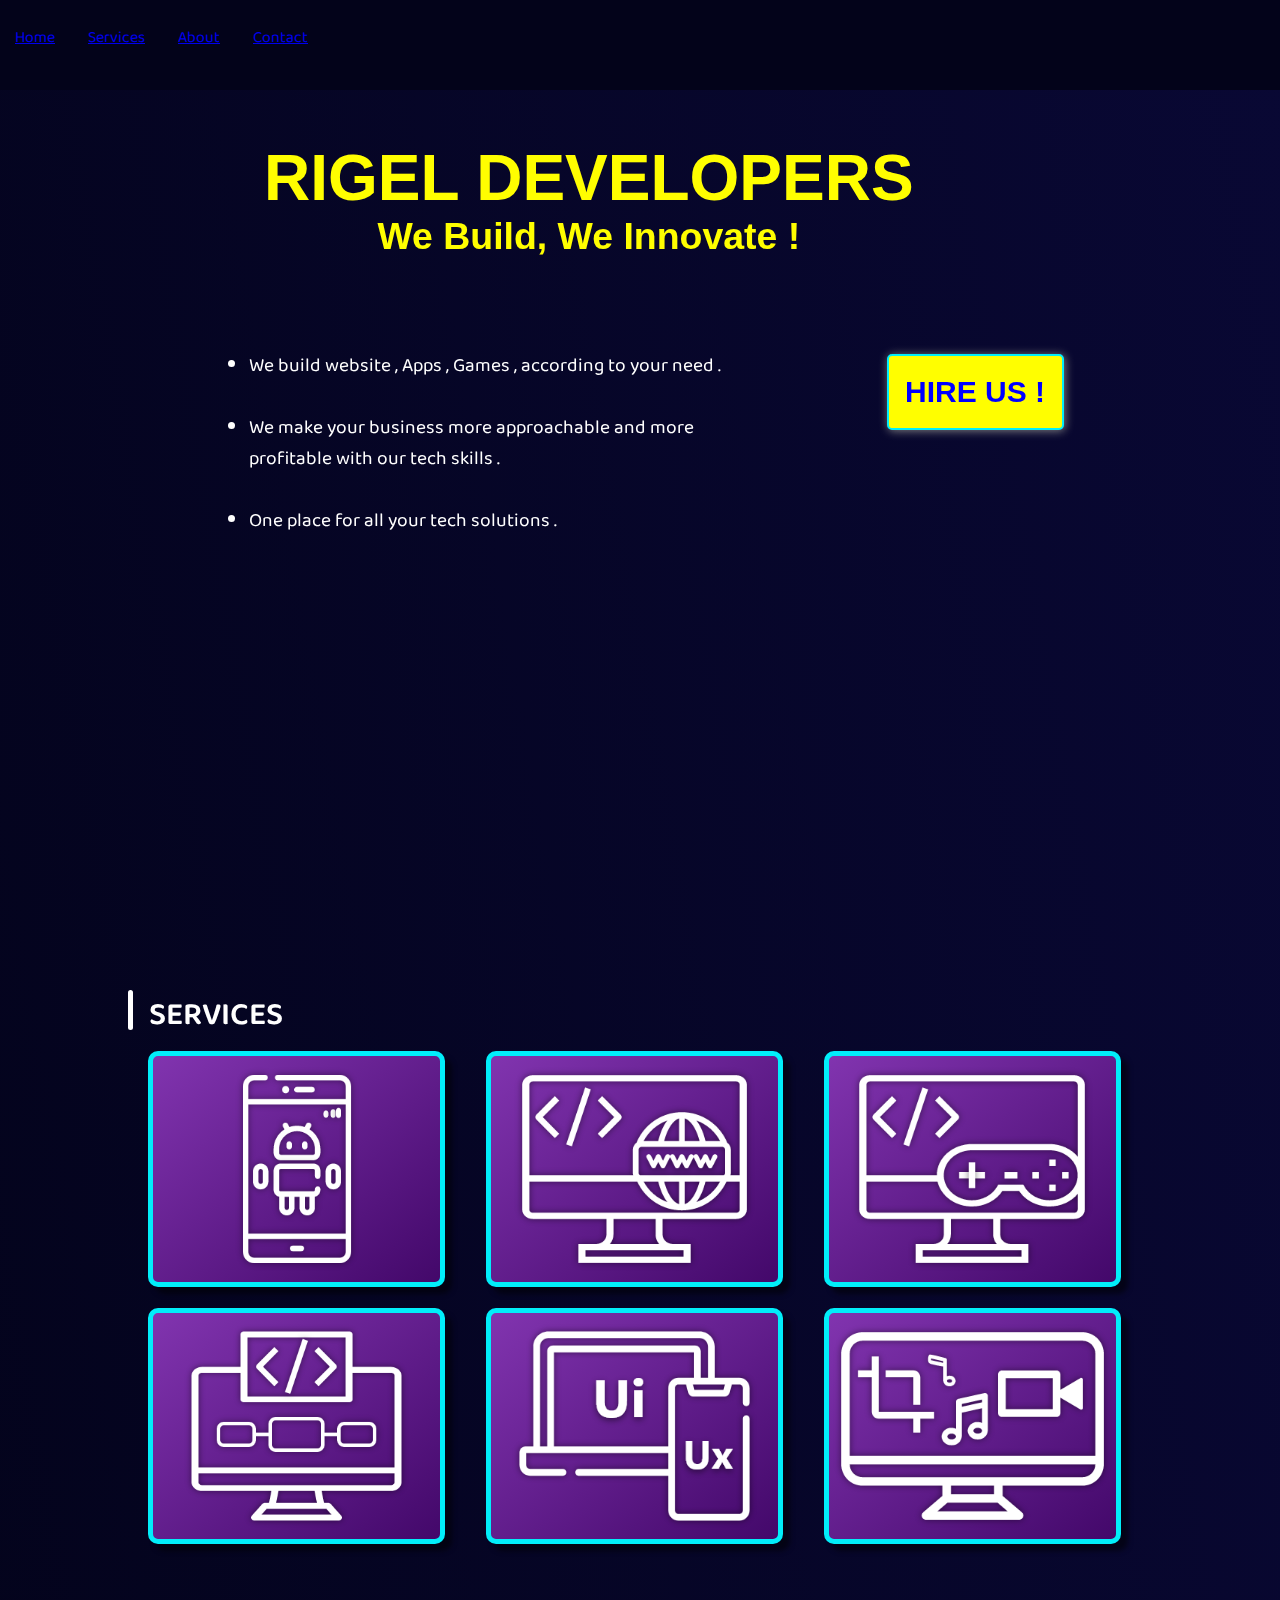
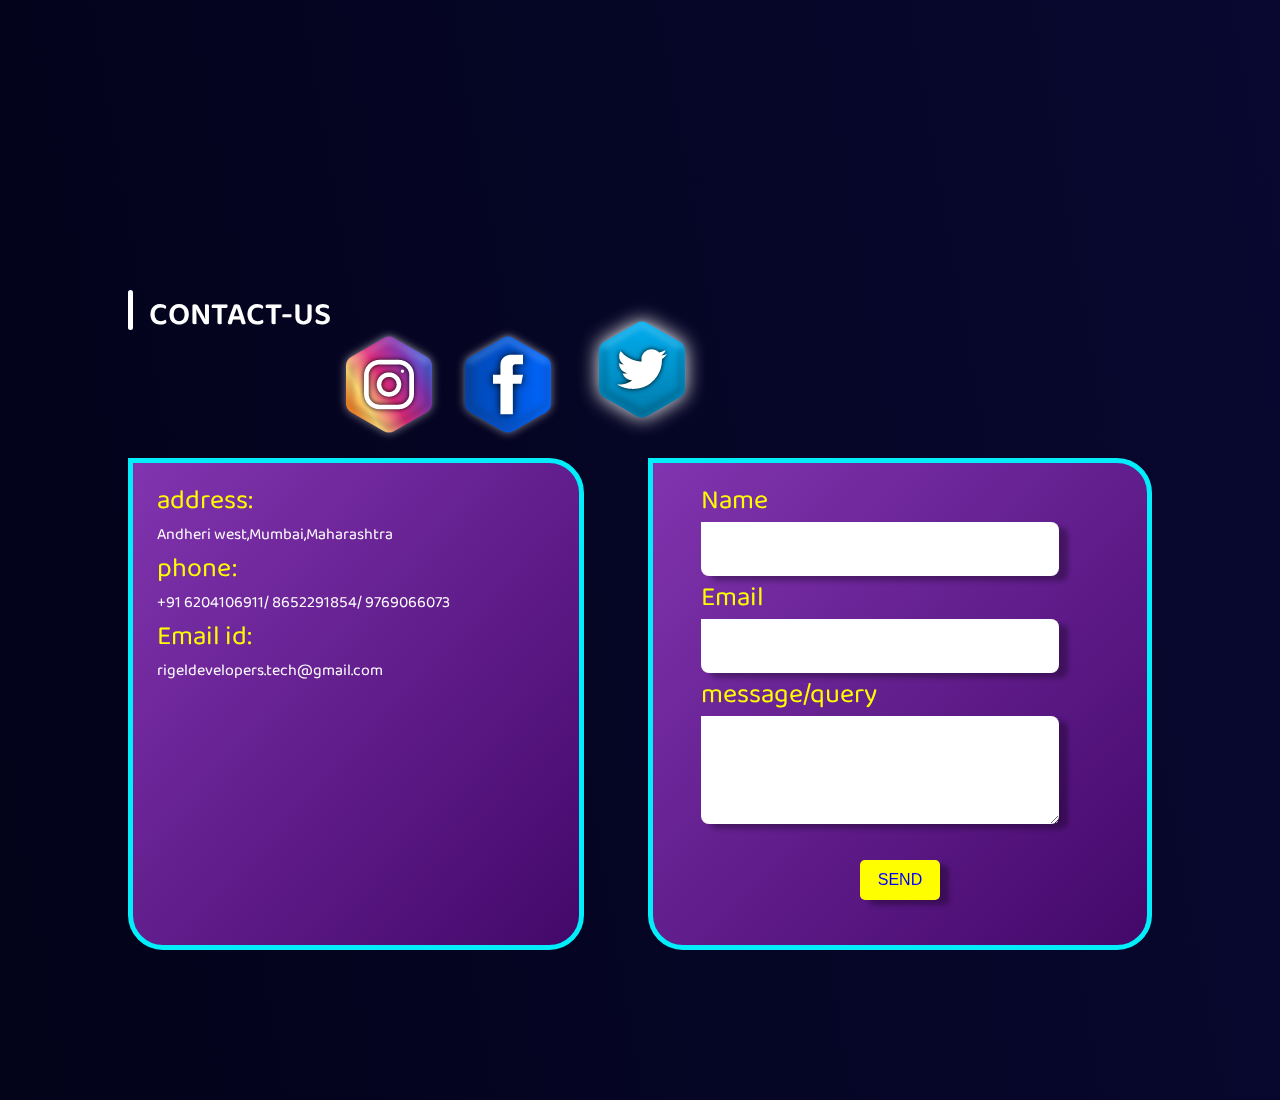
<file: index.html>
<!DOCTYPE html>
<html lang="en">
<head>
    <meta charset="UTF-8">
    <meta name="viewport" content="width=device-width, initial-scale=1.0">
	<title>Rigel Developer's</title>
    <link href="https://fonts.googleapis.com/css2?family=Baloo+2:wght@700&display=swap" rel="stylesheet">
    <link rel="stylesheet" href="https://cdnjs.cloudflare.com/ajax/libs/font-awesome/4.7.0/css/font-awesome.min.css">
	<link href="style.css" rel="stylesheet">
</head>
<body>
	

	<nav>
      <i class="fa fa-bars" id="ham-icon" style="color: white; font-size:36px" onclick="show()"></i>
        <ul id="nav-area" class="not">
            <div class="cross">
                <i class="fa fa-times" id="cross-icon" style="color: white; font-size:45px;" onclick="hide()"></i>
            </div>
     		<li ><a href="#home" id="home-nav" onclick="hide()">Home</a></li>
			<li><a href="#services" id="about-nav" onclick="hide()">Services</a></li>
			<li><a href="#about"  id="services-nav" onclick="hide()">About</a></li>
			<li><a href="#contact" id="contact-nav" onclick="hide()">Contact</a></li>
		</ul>
	</nav>

	<div class="home" id="home">
       <div class="container">
		   <div class="title">
			   <h1 id="title1">RIGEL DEVELOPERS</h1>
			   <div class="sub">
				<h3 id="subtititle1">We Build </h3>  
				<h3 id="subtititle2">, We Innovate !</span></h3>
			   </div>
		   </div>
		   <div class="bottom-area">
			   <div class="info">
				   <ul>
					   <li id="f1">We build website , Apps , Games , according to your need .</li><br>
					   <li id="f2">We make your business more approachable and more profitable with our tech skills .</li><br>
					   <li id="f3">One place for all your tech solutions .</li><br>
				   </ul>
			   </div>
			   <div class="hire-us">
				  <button class="btn"><h1>HIRE US !</h1></button> 
			   </div>
		   </div>
		   
	   </div>
	 
	</div>

	

	<div class="Services" id="services">
		<div class="container">
			<div class="heading">
                <div class="line"><span></span> </div>
                    <h1>Services</h1>
               
            </div>
            <div class="main-service">
                <div class="image">
                    <img src="./Rigel png/Services/Android.png">
                    <div class="text">
                        <h2>Application<br> Development</h2>
                        <a href="">
                            <h3>View more</h3>
                        </a>
                    </div>
                </div>
                <div class="image">
                    <img src="./Rigel png/Services/Website.png" >
                    <div class="text">
                        <h2>Website <br> Development</h2>
                        <a href="/project.html">
                            <h3>View more</h3>
                        </a>
                    </div>
                </div>
                <div class="image">
                    <img src="./Rigel png/Services/game.png">

                    <div class="text">
                        <h2>Game <br> Development</h2>
                        <a href="/project.html">
                            <h3>View more</h3>
                        </a>
                    </div>
                </div>
                <div class="image">
                    <img src="./Rigel png/Services/software.png" >

                    <div class="text">
                        <h2>Software <br> Development</h2>
                        <a href="/project.html">
                            <h3>View more</h3>
                        </a>
                    </div>
                </div>
                <div class="image">
                    <img src="./Rigel png/Services/Ui-Ux.png">
                    <div class="text">
                        <h2>UI/UX <br> Design</h2>
                        <a href="/project.html">
                            <h3>View more</h3>
                        </a>
                    </div>
                </div>
                <div class="image">
                    <img src="./Rigel png/Services/Video.png">
                    <div class="text">
                        <h2>Photo / Video <br> Editing</h2>
                        <a href="/project.html">
                            <h3>View more</h3>
                        </a>
                    </div>
                </div>
            </div>
			
		</div>
	  
	</div>




	<div class="about" id="about">
	
	  
	</div>


	<div class="Contact" id="contact">
            <div class="container">
                <div class="heading">
                    <div class="line"></div>
                        <h1>Contact-us</h1>
                    <div class="socials">
                        <a href="#"><img src="/Rigel png/Contact us/Instagram.png" alt="insta"></a>
                        <a href="#"><img src="/Rigel png/Contact us/Facebook.png" alt="Facebook"></a>
                        <a href="#"><img src="/Rigel png/Contact us/Twitter.png" alt="Twitter"></a>
                    </div>
                </div>
                <div class="contact-details">
                    <div class="left-box">
                        <span>address:</span>
                        <p>Andheri west,Mumbai,Maharashtra</p>
                        <span>phone:</span>
                        <p>+91 6204106911/ 8652291854/ 
                            9769066073</p>
                        <span>Email id:</span>
                        <p>rigeldevelopers.tech@gmail.com</p>
                        
                    </div>
                    <div class="right-box">
                        <span>Name</span>
                        <input type="text">
                        <span>Email</span>
                        <input type="email">
                        <span>message/query</span>
                        <textarea name="query" id="" cols="20" rows="2"></textarea>
                        <input type="submit" value="SEND">
                    </div>
                </div>
            </div>
        
	</div>



	<div class="animation-area">
		<ul class="box-area">
			<li><img src="/bubbles/code.png" ></li>
			<li><img src="/bubbles/Django.png" ></li>
			<li><img src="/bubbles/game.png" ></li>

            <li><img src="/bubbles/Image.png" ></li>
			<li><img src="/bubbles/ionic.png" ></li>
			<li><img src="/bubbles/Node.png" ></li>
			
			<li><img src="/bubbles/php.png" ></li>
            <li><img src="/bubbles/Ps.png" ></li>
			<li><img src="/bubbles/video.png" ></li>
			
			<li><img src="/bubbles/Wordpress.png"></li>
            <li><img src="/bubbles/xd.png"></li>
            <li><img src="/bubbles/Android.png"></li>
		</ul>
	</div>

	<script>
	let mainNavLinks = document.querySelectorAll("nav ul li a");
    let lastId;
    let cur = [];
    window.addEventListener("scroll", event => {
    let fromTop = window.scrollY;
    mainNavLinks.forEach(link => {
    let section = document.querySelector(link.hash);

    if (
      section.offsetTop <= fromTop &&
      section.offsetTop + section.offsetHeight > fromTop
    ) {
	  link.classList.add("current");
    } else {
      link.classList.remove("current");
    }
  });
});

     function show() {
       var element = document.getElementById("nav-area");
       element.classList.remove("not");
       element.classList.add("active"); 
         
      }

      function hide() {
       var element = document.getElementById("nav-area");
       element.classList.remove("active");
       element.classList.add("not"); 
         
      }
	</script>
</body>
</html>
</file>
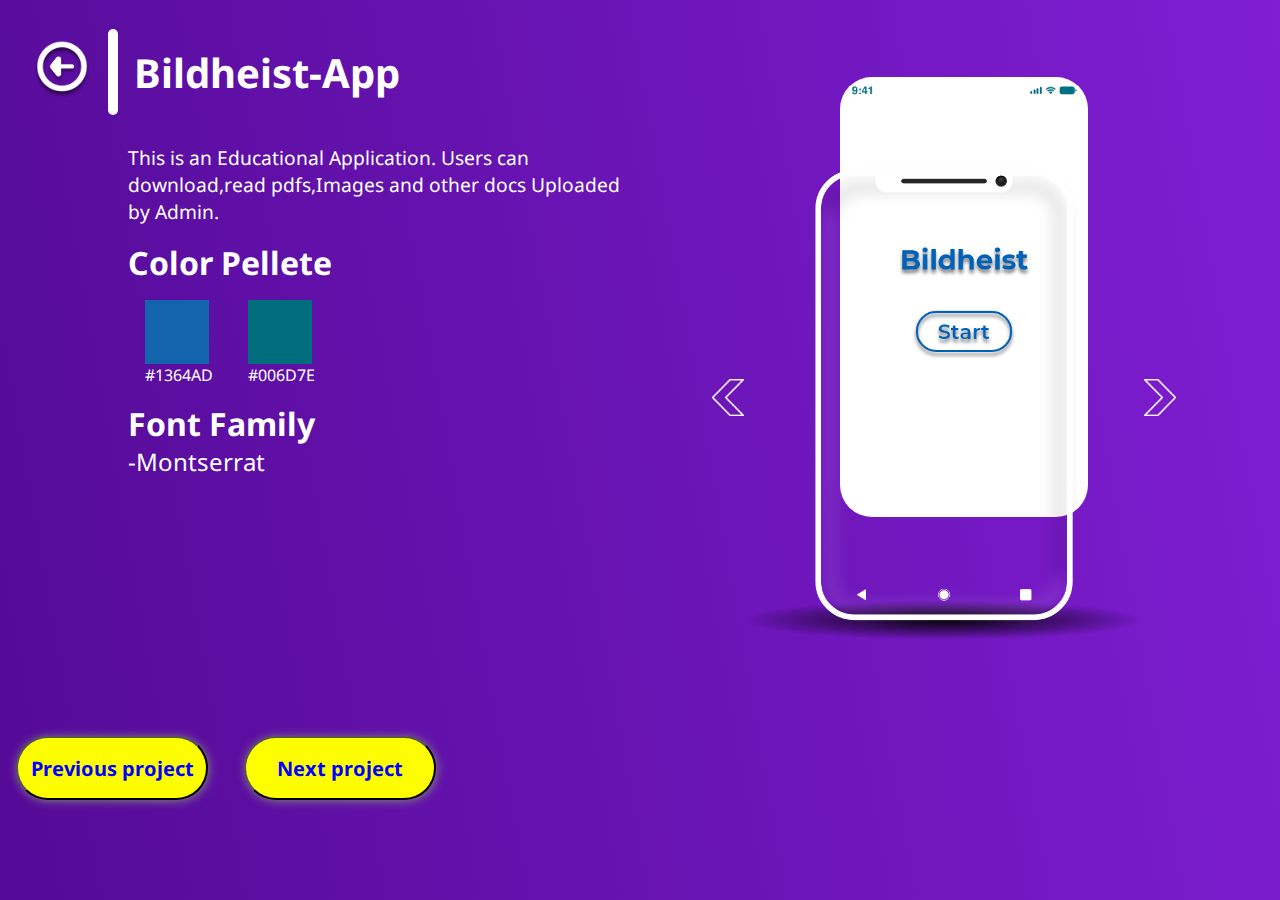
<file: b-app.html>
<!DOCTYPE html>
<html lang="en">

<head>
    <meta charset="UTF-8">
    <meta name="viewport" content="width=device-width, initial-scale=1.0">
    <title>Bildheist-App</title>
    <link rel="stylesheet" href="/b-app.css">
    <link rel="preconnect" href="https://fonts.gstatic.com">
    <link rel="preconnect" href="https://fonts.gstatic.com">
    <link href="https://fonts.googleapis.com/css2?family=Noto+Sans&display=swap" rel="stylesheet">
</head>

<body>
    <div class="main-container">
        <div class="container">
            <div class="left-side">
                <div class="heading">
                    <div class="exit">
                        <a href="/project.html"><img src="/Rigel png/Services/Android/Back.png" alt="Exit"></a>
                    </div>
                    <div class="line"></div>
                    <div class="head-text">
                        <h1 id="h">Bildheist-App</h1>
                    </div>
                </div>
                <div class="head-para">
                    <p id="para">This is an Educational Application. Users can download,read pdfs,Images and other docs
                        Uploaded by Admin.
                    </p>
                    <h4 id="c_pellete">Color Pellete</h4>

                    <div class="pellete"  id="pellete">
                        <div class="pellete1">
                            <div class="color"></div>
                            <div class="hex-code">
                                <span>#1364AD</span>
                            </div>
                        </div>
                        <div class="pellete2">
                            <div class="color"></div>
                            <div class="hex-code">
                                <span>#006D7E</span>
                            </div>
                        </div>
                    </div>
                    <div class="details" id="details">
                        <span>Font Family</span>
                        <p>-Montserrat </p>
                    </div>
                </div>
            </div>
            <div class="right-side">
                <div class="left-btn">
                    <button class="btn" onClick="back()"><img
                            src="/Rigel png/Services/Android/Project/Left  arrow.png"></button>
                </div>
                <div class="mobile">
                    <img src="/Rigel png/Services/Android/Project/Mobile.png" alt="mobile-img">
                </div>
                <div class="main-img">
                    <img src="/projects-img/Buildheist/Home.png" alt="img" id="mainImg">
                </div>
                <div class="right-btn">
                    <button class="btn" onClick="next()"><img src="/Rigel png/Services/Android/Project/Right arrow.png"
                            alt="right"></button>
                </div>
            </div>
        </div>
        <div class="button">
            <a href="/FIL.html" ><button>Previous project</button></a>
            <a href="/news.html"><button>Next project</button></a> 
        </div>
    </div>

    <script>
        var array = ['Home Page','Loading Screen',  'Menu', 'Downloaded files'];
        var cpt = 0;
        var aboutArray = ['This is home page of Application','This Loading Page of our application.', 'Here You Can Download the latest study Materials and also can view your downloded files.', 'Here You can get your all downloaded files. '];
        var text = 0;

        var myImg = document.getElementById('mainImg');
        var array2 = ["/projects-img/Buildheist/Home.png","/projects-img/Buildheist/Loading.png", "/projects-img/Buildheist/Menu.png",  "/projects-img/Buildheist/My files.png"];
        var imgIndex = 0;
        function next() {
      document.getElementById('c_pellete').style.visibility="hidden";
      document.getElementById('pellete').style.visibility="hidden";
      document.getElementById('details').style.visibility="hidden";
    
        if (cpt < array.length - 1) {
            cpt++;
        }
        else {
            cpt = 0;
            
              document.getElementById('pellete').style.visibility="visible";
              document.getElementById('c_pellete').style.visibility="visible";
              document.getElementById('details').style.visibility="visible";
        }
        document.querySelector("#h").innerHTML = array[cpt];

        if (text < aboutArray.length - 1)
            text++;
        else
            text = 0;
        document.querySelector("#para").innerHTML = aboutArray[text];

        if(imgIndex<array2.length-1){
            imgIndex++;
        }
        else{
            imgIndex=0;
        }
        myImg.setAttribute("src", array2[imgIndex]);
    }
    function back(){       
      document.getElementById('c_pellete').style.visibility="hidden";
      document.getElementById('pellete').style.visibility="hidden";
      document.getElementById('details').style.visibility="hidden";
        if (cpt < array.length - 1) {
            cpt++;
        }
        else {
            cpt = 0;
        }

        document.querySelector("#h").innerHTML = array[cpt];
        if (text < aboutArray.length - 1)
            text++;
        else
            text = 0;
        document.querySelector("#para").innerHTML = aboutArray[text];


        console.log('img number',imgIndex);
        if(imgIndex<array2.length-1){
            imgIndex++;
        }
        else{
            imgIndex=0;
            document.getElementById('pellete').style.visibility="visible";
            document.getElementById('c_pellete').style.visibility="visible";
            document.getElementById('details').style.visibility="visible";
        }
        myImg.setAttribute("src", array2[imgIndex]);
        }
    </script>
</body>

</html>
</file>
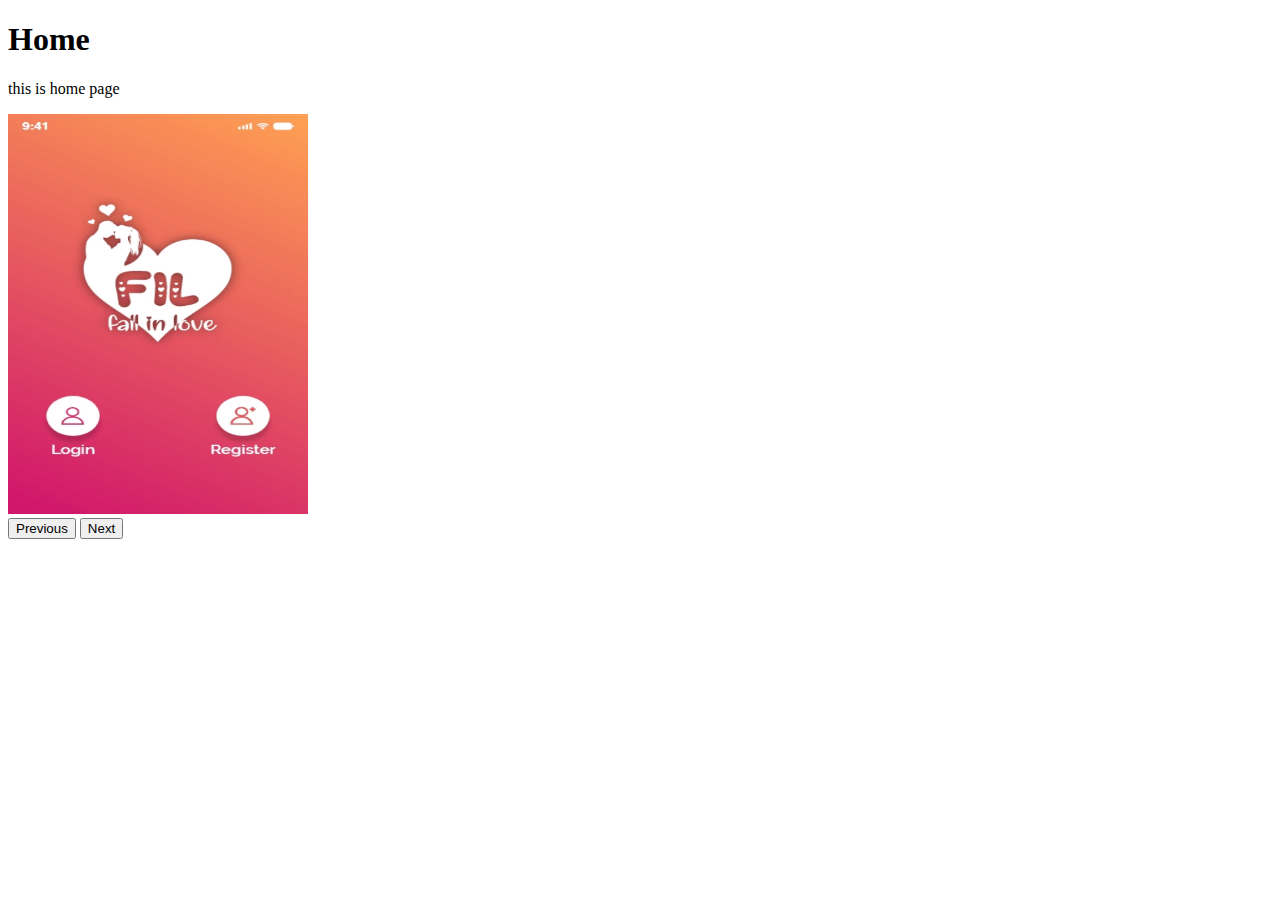
<file: demo2.html>
<!DOCTYPE html>
<html lang="en">

<head>
    <meta charset="UTF-8">
    <meta name="viewport" content="width=device-width, initial-scale=1.0">
    <title>Document</title>
</head>

<body>
    <style>
        img {
            width: 300px;
            height: 400px;
        }
    </style>
    <div id="wrapper">
        <div class="head">
            <h1 id="h">Home</h1>
        </div>
        <div class="about">
            <p id="para">this is home page</p>
        </div>
        <div class="cover">
            <img src="/projects-img/FIL/Home.png" alt="img" id="mainImg">
        </div>
        <button class="btn" onClick="back()" id="back">Previous</button>
        <button class="btn" onClick="next()">Next</button>
       
    </div>
    <script>
        var array = ['Home', 'login', 'profile', 'Discover', 'Chatting'];
        var cpt = 0;
    


        var aboutArray = ['this is home page', 'this login page', 'here u can view your profile',
            'u can find new peoples', 'your chatting window'];
        var text = 0;
        //Init the 'par' div before click
        var myImg = document.getElementById('mainImg');
        var array2 = ["/projects-img/FIL/Home.png","/projects-img/FIL/Login.png", "/projects-img/FIL/Profile.png", "/projects-img/FIL/Discover.png", "/projects-img/FIL/Chat.png"];
        var imgIndex = 0;
        function next() {
           
            if (cpt < array.length - 1) {
                cpt++;
            }
            else {
                cpt = 4;
            }
            document.querySelector("#h").innerHTML = array[cpt];

            if (text < aboutArray.length - 1)
                text++;
            else
                text = 4;
            document.querySelector("#para").innerHTML = aboutArray[text];

            if(imgIndex<array2.length-1){
                imgIndex++;
            }
            else{
                imgIndex=4;
            }
            myImg.setAttribute("src", array2[imgIndex]);
        }
        function back(){
            if (cpt < array.length + 1) {
                cpt--;
            }
            else {
                cpt = 4;
            }
            document.querySelector("#h").innerHTML = array[cpt];
            if (text < aboutArray.length + 1)
                text--;
            else
                text = 4;
            document.querySelector("#para").innerHTML = aboutArray[text];

            if(imgIndex<array2.length + 1){
                imgIndex--;
                myImg.setAttribute("src", array2[imgIndex]);
            }
            else{
                imgIndex=4;
            }
            myImg.setAttribute("src", array2[imgIndex]);
            }
        
    </script>
</body>

</html>
</file>
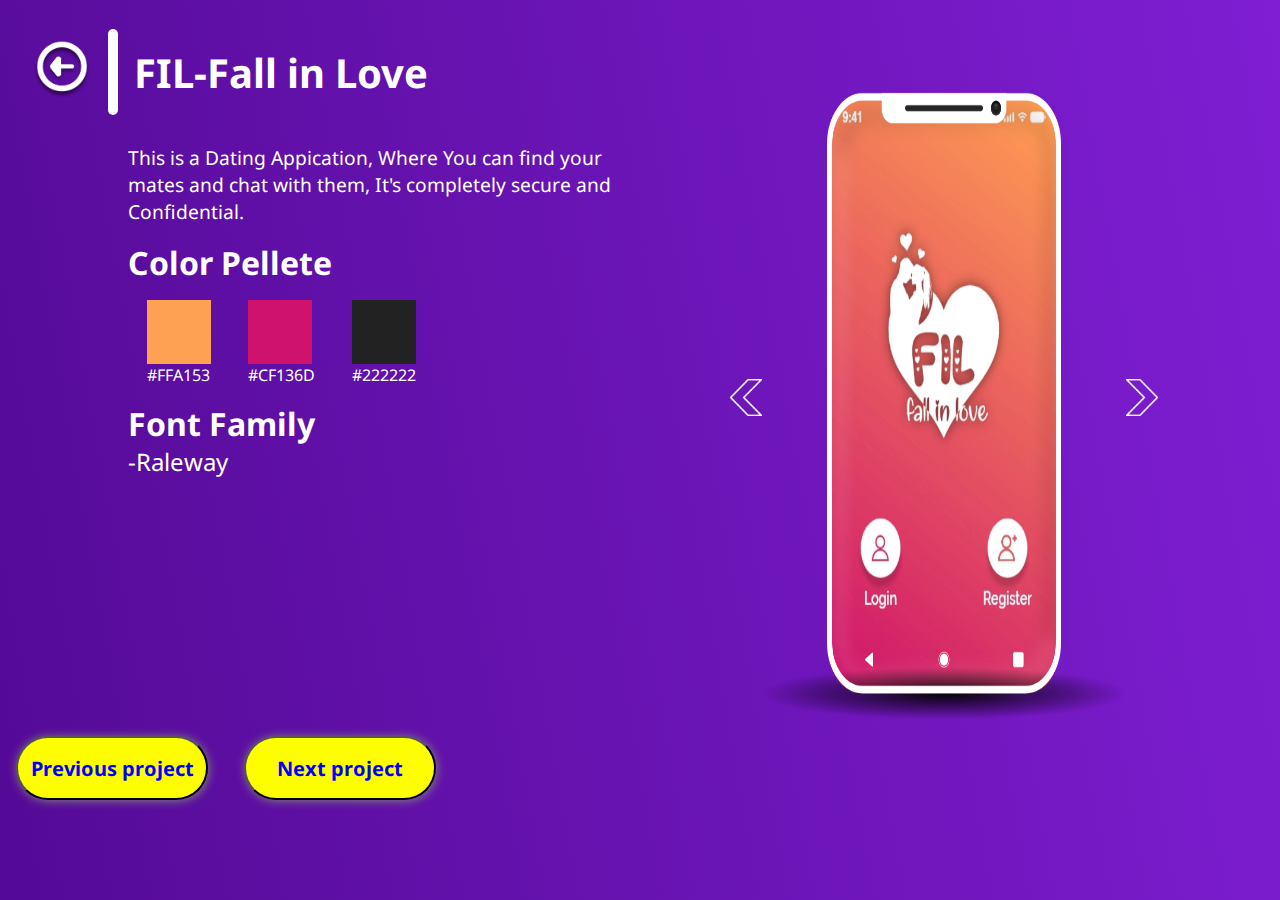
<file: FIL.html>
<!DOCTYPE html>
<html lang="en">

<head>
  <meta charset="UTF-8">
  <meta name="viewport" content="width=device-width, initial-scale=1.0">
  <title>FIL</title>
  <link rel="stylesheet" href="/FIL.css">
  <link rel="preconnect" href="https://fonts.gstatic.com">
  <link rel="preconnect" href="https://fonts.gstatic.com">
  <link href="https://fonts.googleapis.com/css2?family=Noto+Sans&display=swap" rel="stylesheet">
</head>
<body>
  <div class="main-container">
    <div class="container">
      <div class="left-side">
        <div class="heading">
          <div class="exit">
            <a href="/project.html"><img src="/Rigel png/Services/Android/Back.png" alt="Exit"></a>
          </div>
          <div class="line"></div>
          <div class="head-text">
            <h1 id="h">FIL-Fall in Love</h1>
          </div>
        </div>
        <div class="head-para">
            <p id="para" >This is a Dating Appication, Where You can find your mates and chat with them,
                 It's completely secure and Confidential.
              </p>  
            
              <h4 id="c_pellete">Color Pellete</h4>

          <div class="pellete" id="pellete">
            <div class="pellete1">
              <div class="color" ></div>
              <div class="hex-code">
                <span>#FFA153</span>
              </div>
            </div>
            <div class="pellete2">
              <div class="color"></div>
              <div class="hex-code">
                <span>#CF136D</span>
              </div>
            </div>
            <div class="pellete3">
              <div class="color"></div>
              <div class="hex-code">
                <span>#222222</span>
              </div>
          </div>
        </div>
          <div class="details" id="details">
            <span>Font Family</span>
            <p>-Raleway</p>
          </div>
    </div>
      </div>
      <div class="right-side">
        <div class="left-btn">
          <button class="btn" id="btn1" onClick="back()"><img src="/Rigel png/Services/Android/Project/Left  arrow.png"></button>
        </div>
        <div class="mobile">
          <img src="/Rigel png/Services/Android/Project/Mobile.png" alt="mobile-img">
        </div>
        <div class="main-img">
          <img src="/projects-img/FIL/Home.png" alt="img"  id="mainImg">
        </div>
        <div class="right-btn">
          <button class="btn" onClick="next()"><img src="/Rigel png/Services/Android/Project/Right arrow.png" alt="right"></button>
        </div>
      </div>
    </div>
    <div class="button">
      <a href="/builhiest-web.html" ><button>Previous project</button></a>
      <a href="/b-app.html" ><button>Next project</button></a> 
    </div>
  </div>

  <script>
    var array = ['Home', 'Login page', 'Profile', 'Discover', 'Chatting Window'];
    var cpt = 0;
    var aboutArray = ['this is home page', 'this login page', 'here u can view your profile',
        'u can find new peoples', 'your chatting window'];
    var text = 0;
   
    var myImg = document.getElementById('mainImg');
    var array2 = ["/projects-img/FIL/Home.png","/projects-img/FIL/Login.png", "/projects-img/FIL/Profile.png", "/projects-img/FIL/Discover.png", "/projects-img/FIL/Chat.png"];
    var imgIndex = 0;
    function next() {
      document.getElementById('c_pellete').style.visibility="hidden";
      document.getElementById('pellete').style.visibility="hidden";
      document.getElementById('details').style.visibility="hidden";
    
        if (cpt < array.length - 1) {
            cpt++;
        }
        else {
            cpt = 0;
            
              document.getElementById('pellete').style.visibility="visible";
              document.getElementById('c_pellete').style.visibility="visible";
              document.getElementById('details').style.visibility="visible";
        }
        document.querySelector("#h").innerHTML = array[cpt];

        if (text < aboutArray.length - 1)
            text++;
        else
            text = 0;
        document.querySelector("#para").innerHTML = aboutArray[text];

        if(imgIndex<array2.length-1){
            imgIndex++;
        }
        else{
            imgIndex=0;
        }
        myImg.setAttribute("src", array2[imgIndex]);
    }
    function back(){       
      document.getElementById('c_pellete').style.visibility="hidden";
      document.getElementById('pellete').style.visibility="hidden";
      document.getElementById('details').style.visibility="hidden";
        if (cpt < array.length - 1) {
            cpt++;
        }
        else {
            cpt = 0;
        }

        document.querySelector("#h").innerHTML = array[cpt];
        if (text < aboutArray.length - 1)
            text++;
        else
            text = 0;
        document.querySelector("#para").innerHTML = aboutArray[text];


        console.log('img number',imgIndex);
        if(imgIndex<array2.length-1){
            imgIndex++;
        }
        else{
            imgIndex=0;
            document.getElementById('pellete').style.visibility="visible";
            document.getElementById('c_pellete').style.visibility="visible";
            document.getElementById('details').style.visibility="visible";
        }
        myImg.setAttribute("src", array2[imgIndex]);
        }
    
</script>
</body>

</html>
</file>
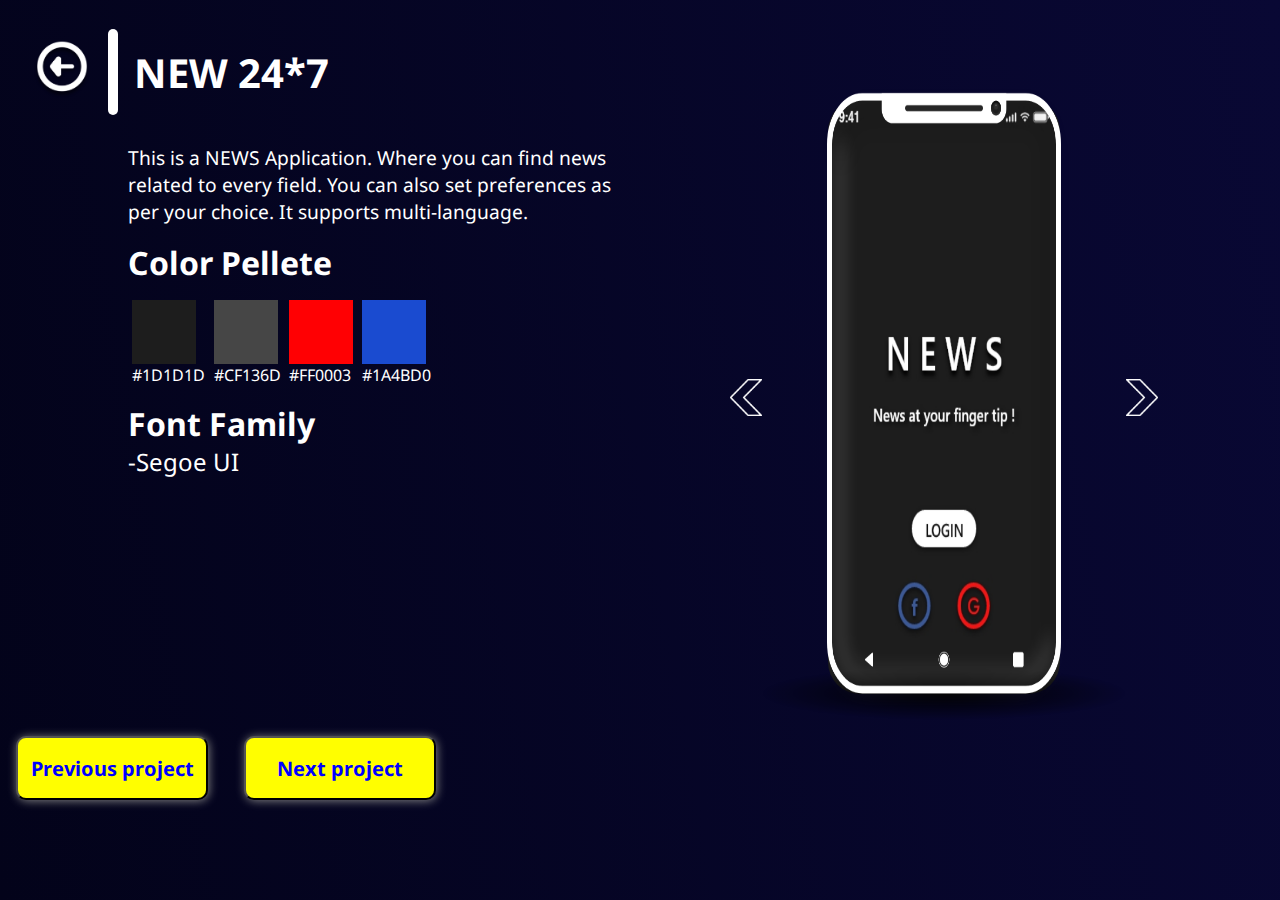
<file: news.html>
<!DOCTYPE html>
<html lang="en">

<head>
  <meta charset="UTF-8">
  <meta name="viewport" content="width=device-width, initial-scale=1.0">
  <title>NEWS</title>
  <link rel="stylesheet" href="/news.css">
  <link rel="preconnect" href="https://fonts.gstatic.com">
  <link rel="preconnect" href="https://fonts.gstatic.com">
  <link href="https://fonts.googleapis.com/css2?family=Noto+Sans&display=swap" rel="stylesheet">
</head>

<body>
  <div class="main-container">
    <div class="container">
      <div class="left-side">
        <div class="heading">
          <div class="exit">
            <a href="/project.html"><img src="/Rigel png/Services/Android/Back.png" alt="Exit"></a>
          </div>
          <div class="line"></div>
          <div class="head-text">
            <h1 id="h">NEW 24*7</h1>
          </div>
        </div>
        <div class="head-para">
            <p id="para">This is a NEWS Application. Where you can find news related 
              to every field. You can also set preferences as per your choice. It supports multi-language.
              </p>  
              <h4 id="c_pellete">Color Pellete</h4>

          <div class="pellete" id="pellete">
            <div class="pellete1">
              <div class="color"></div>
              <div class="hex-code">
                <span>#1D1D1D</span>
              </div>
            </div>
            <div class="pellete2">
              <div class="color"></div>
              <div class="hex-code">
                <span>#CF136D</span>
              </div>
            </div>
            <div class="pellete3">
              <div class="color"></div>
              <div class="hex-code">
                <span>#FF0003</span>
              </div>
          </div>
          <div class="pellete4">
            <div class="color"></div>
            <div class="hex-code">
              <span>#1A4BD0</span>
            </div>
        </div>
        </div>
          <div class="details" id="details">
            <span>Font Family</span>
            <p>-Segoe UI</p>
          </div>
    </div>
      </div>
      <div class="right-side">
        <div class="left-btn">
          <button class="btn" onClick="back()"><img src="/Rigel png/Services/Android/Project/Left  arrow.png"></button>
        </div>
        <div class="mobile">
          <img src="/Rigel png/Services/Android/Project/Mobile.png" alt="mobile-img">
        </div>
        <div class="main-img">
          <img src="/projects-img/NEWS/Home.png" alt="img"  id="mainImg">
        </div>
        <div class="right-btn">
          <button class="btn" onClick="next()"><img src="/Rigel png/Services/Android/Project/Right arrow.png" alt="right"></button>
        </div>
      </div>
    </div>
    <div class="button">
      <a href="/b-app.html" ><button>Previous project</button></a>
      <a href="/school.html" ><button>Next project</button></a> 
    </div>
  </div>

  <script>
    var array = ['Home page', 'Login Page', 'Your Interest', 'NEWS Feed', 'Settings'];
    var cpt = 0;
    var aboutArray = ['This is home page of news App', 'This is login page for NEWS App', 'Here You can select News prefrences,which will be shown to you in News Feed section',
        'Your all news will be displayed here of your Interests. ', 'Here You can make Chnages in setting of Application.'];
    var text = 0;
   
    var myImg = document.getElementById('mainImg');
    var array2 = ["/projects-img/NEWS/Home.png","/projects-img/NEWS/Login.png", "/projects-img/NEWS/Interests.png", "/projects-img/NEWS/Feed.png", "/projects-img/NEWS/Settings.png"];
    var imgIndex = 0;
      function next() {
      document.getElementById('c_pellete').style.visibility="hidden";
      document.getElementById('pellete').style.visibility="hidden";
      document.getElementById('details').style.visibility="hidden";
    
        if (cpt < array.length - 1) {
            cpt++;
        }
        else {
            cpt = 0;
            
              document.getElementById('pellete').style.visibility="visible";
              document.getElementById('c_pellete').style.visibility="visible";
              document.getElementById('details').style.visibility="visible";
        }
        document.querySelector("#h").innerHTML = array[cpt];

        if (text < aboutArray.length - 1)
            text++;
        else
            text = 0;
        document.querySelector("#para").innerHTML = aboutArray[text];

        if(imgIndex<array2.length-1){
            imgIndex++;
        }
        else{
            imgIndex=0;
        }
        myImg.setAttribute("src", array2[imgIndex]);
    }
    function back(){       
      document.getElementById('c_pellete').style.visibility="hidden";
      document.getElementById('pellete').style.visibility="hidden";
      document.getElementById('details').style.visibility="hidden";
        if (cpt < array.length - 1) {
            cpt++;
        }
        else {
            cpt = 0;
        }

        document.querySelector("#h").innerHTML = array[cpt];
        if (text < aboutArray.length - 1)
            text++;
        else
            text = 0;
        document.querySelector("#para").innerHTML = aboutArray[text];


        console.log('img number',imgIndex);
        if(imgIndex<array2.length-1){
            imgIndex++;
        }
        else{
            imgIndex=0;
            document.getElementById('pellete').style.visibility="visible";
            document.getElementById('c_pellete').style.visibility="visible";
            document.getElementById('details').style.visibility="visible";
        }
        myImg.setAttribute("src", array2[imgIndex]);
        }
    
</script>
</body>

</html>
</file>
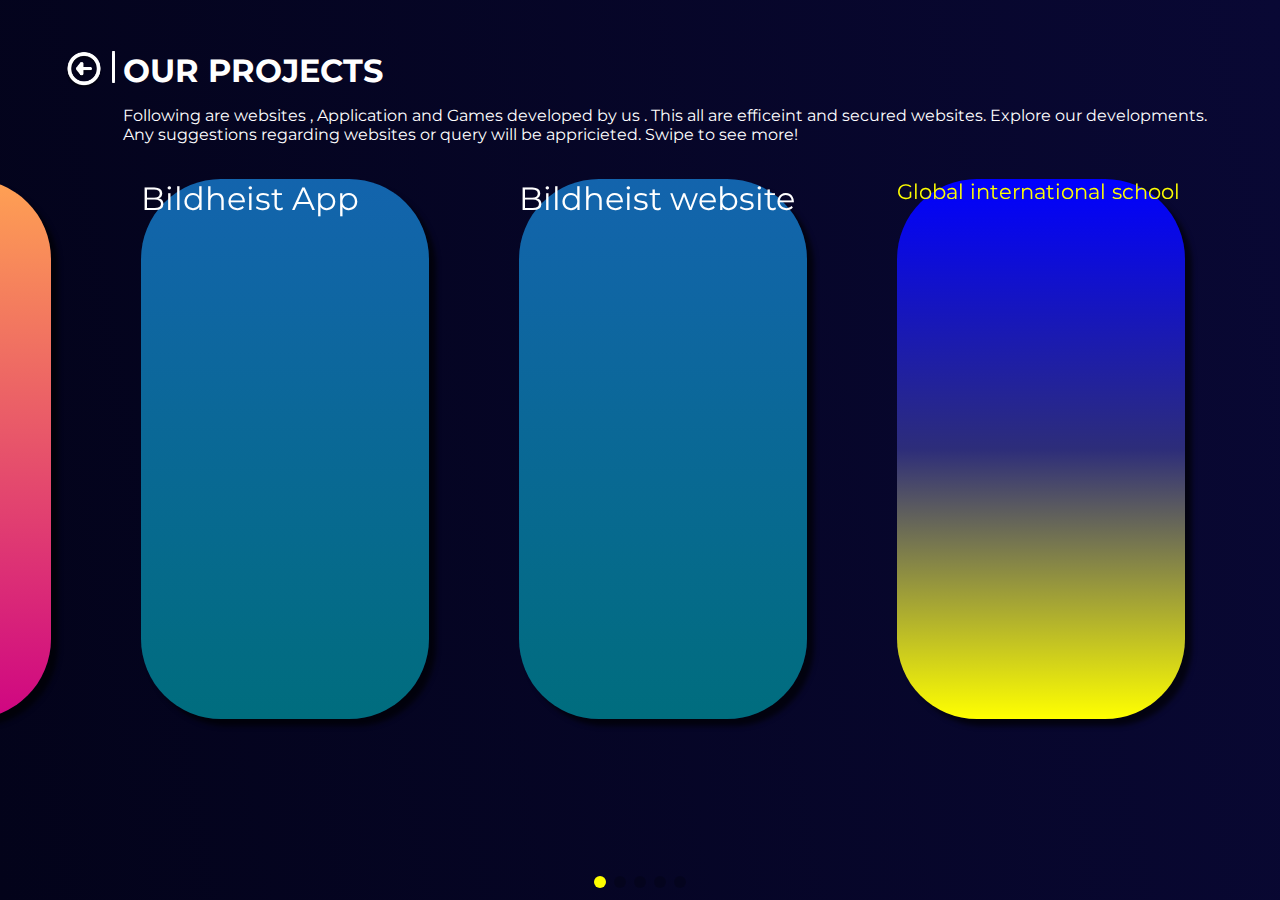
<file: project.html>
<!DOCTYPE html>
<html lang="en">

<head>
    <meta charset="UTF-8">
    <meta name="viewport" content="width=device-width, initial-scale=1.0">
    <title>Projects</title>
    <link rel="stylesheet" href="/project.css">
    <link rel="stylesheet" href="https://unpkg.com/swiper/swiper-bundle.min.css">
    <link rel="preconnect" href="https://fonts.gstatic.com">
    <link href="https://fonts.googleapis.com/css2?family=Montserrat:wght@500&display=swap" rel="stylesheet">

</head>

<body>
    <div class="websites">
        <div class="main-container">
            <div class="heading">
                <div class="exit">
                    <a href="/index.html"><img src="/Rigel png/Services/Android/Back.png" alt="exit"></a></div>
                <div class="line"><span></span></div>
                <div class="head-text">
                    <h1>Our Projects</h1>
                    <p>Following are websites , Application and Games developed by us .
                        This all are efficeint and secured websites. Explore our developments.
                        Any suggestions regarding websites or query will be appricieted. Swipe to see more!
                    </p>
                </div>
            </div>
            <!-- Swiper -->
            <div class="swiper-container">
                <div class="swiper-wrapper" id="wrap">
                    <div class="swiper-slide" id="bildheist">
                        <SPAN> Bildheist website</SPAN>
                        <div class="info" id="info">
                            <p>Bildheist</p>
                            <p>-Online learning App</p>
                            <p>-Monthly subscription</p>
                            <p>-Video Recording Denied</p>
                            <p>-ScreenShot Denied</p>
                            <p>-complete Dynamic website</p>
                            <p>-Pefect Responsive website</p>
                            <a href="/builhiest-web.html"><img src="/Rigel png/Services/Android/Forward.png" alt=""> </a>
                        </div>
                    </div>
                    <div class="swiper-slide" id="school">
                        <SPAN> Global international school</SPAN>
                        <div class="info" id="info">
                            <p>Global international school</p>
                            <p>-Letest Activities</p>
                            <p>-Image Gallery</p>
                            <p>-Online lecture</p>
                            <p>-Online Admission</p>
                            <p>-latest Notices</p>
                            <p>-complete Dynamic website</p>
                            <p>-Pefect Responsive website</p>
                            <a href="/school.html"><img src="/Rigel png/Services/Android/Forward.png" alt=""> </a>
                        </div>
                    </div>
                    <div class="swiper-slide" id="news">
                        <SPAN>NEWS</SPAN>
                        <h6>News at your finger tip!</h6>
                        <div class="info" id="info">
                            <p>NEWS 24*7</p>
                            <p>-Get touch with Latest news</p>
                            <p>-Free for all</p>
                            <p>-All devices competible app</p>
                            <p>-custom news preferences</p>
                            <a href="/news.html"><img src="/Rigel png/Services/Android/Forward.png" alt=""> </a>
                        </div>
                    </div>
                    <div class="swiper-slide" id="dating">
                        <SPAN> FIL |FAll in Love</SPAN>
                        <div class="info" id="info">
                            <p> FIL |FAll in Love</p>
                            <p>-Dating App</p>
                            <p>-fully confenditial</p>
                            <p>-All devices competible app</p>
                            <p>-User Data Secure</p>
                            <p>-ScreenShot Denied</p>
                            <a href="/FIL.html"><img src="/Rigel png/Services/Android/Forward.png" alt=""> </a>
                        </div>
                    </div>
                    <div class="swiper-slide" id="bildheist">
                        <SPAN> Bildheist App</SPAN>
                        <div class="info" id="info">
                            <p>Bildheist</p>
                            <p>-Online learning App</p>
                            <p>-Monthly subscription</p>
                            <p>-Download and view within App</p>
                            <p>-All types of Docs Supported</p>
            
                            <a href="/b-app.html"><img src="/Rigel png/Services/Android/Forward.png" alt=""> </a>
                        </div>
                    </div>
                </div>
                <!-- Add Pagination -->
                <div class="swiper-pagination"></div>
            </div>
        </div>
    </div>
    <script src="https://unpkg.com/swiper/swiper-bundle.min.js"></script>
    <!-- Initialize Swiper -->
    <script>
        var swiper = new Swiper('.swiper-container', {
            slidesPerView: 'auto',
            spaceBetween: 90,
            centeredSlides: true,
            grabCursor: true,
            loop: true,
            pagination: {
                el: '.swiper-pagination',
                clickable: true,
            },
        });
    </script>
</body>

</html>
</file>
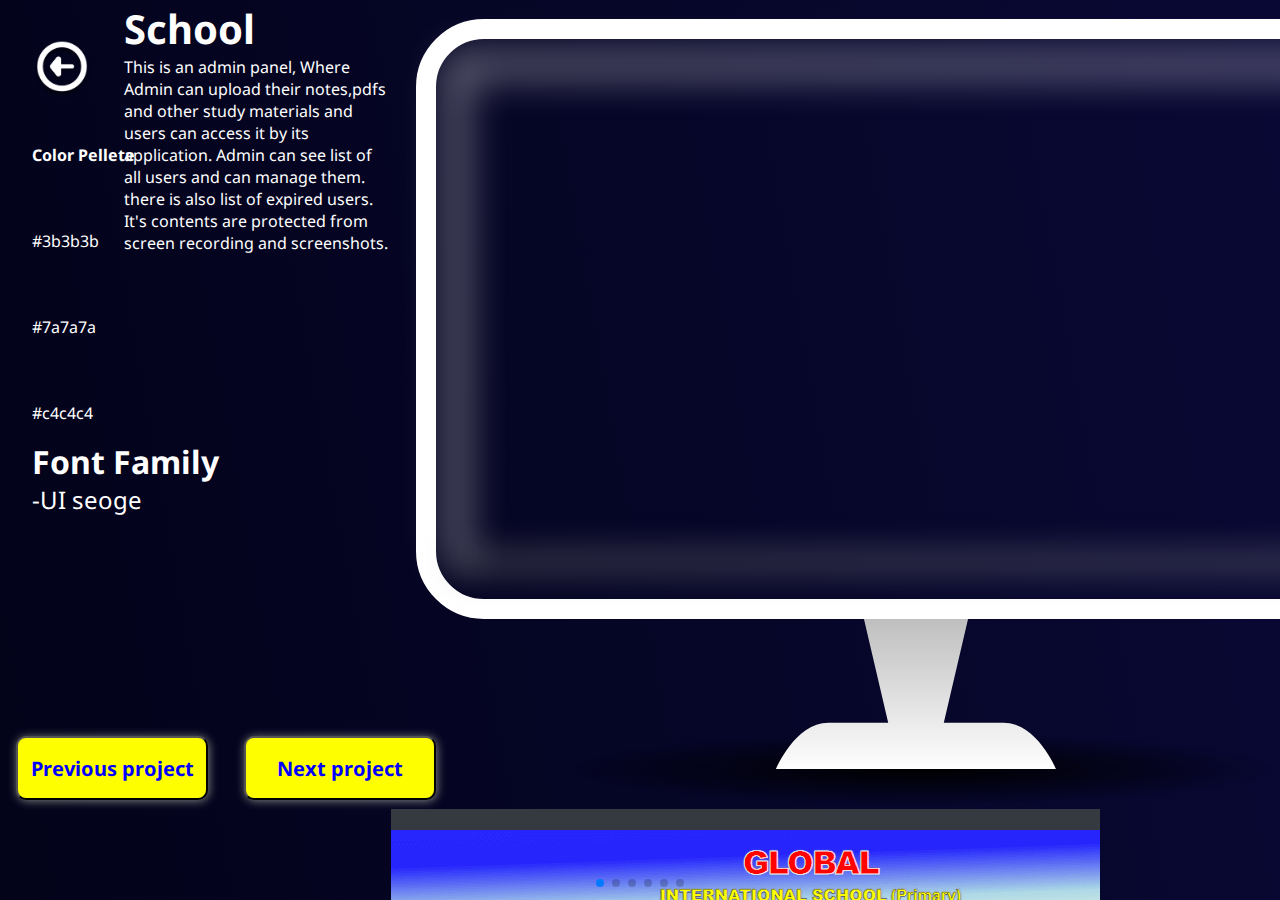
<file: school.html>
<!DOCTYPE html>
<html lang="en">

<head>
  <meta charset="UTF-8">
  <meta name="viewport" content="width=device-width, initial-scale=1.0">
  <title>Global International School</title>
  <link rel="stylesheet" href="/school.css">
   <link href="https://fonts.googleapis.com/css2?family=Noto+Sans&display=swap" rel="stylesheet">
  <link rel="stylesheet" href="https://unpkg.com/swiper/swiper-bundle.min.css">
</head>

<body>
  <div class="main-container">
    <div class="container">
      <div class="left-side">
        <div class="heading">
          <div class="exit">
            <a href="/project.html"><img src="/Rigel png/Services/Android/Back.png" alt="Exit"></a>
          </div>
          <div class="line"></div>
          <div class="head-text">
            <h1>Global International School</h1>
            <p>This is an admin panel, Where Admin can upload their notes,pdfs and other study materials and 
              users can access it by its application. Admin can see  list of all users and can manage them.
              there is also list of expired users. 
              It's contents are protected from screen recording and screenshots.
            </p>
          </div>
        </div>
        <h4>Color Pellete</h4>
        <div class="color-pellete">
          <div class="Dark">
            <div class="color"></div>
            <div class="hex-code">
              <span>#3b3b3b</span>
            </div>  
          </div>
          <div class="light">
            <div class="color"></div>
            <div class="hex-code">
              <span>#7a7a7a</span>
            </div>  
          </div>
          <div class="gray">
            <div class="color"></div>
            <div class="hex-code">
              <span>#c4c4c4</span>
            </div>  
          </div>
        <div class="details">
          <span>Font Family</span>
          <p>-UI seoge</p>
        </div>
        </div>
      </div>
      <div class="main">
        <div class="tv">
          <img src="/Rigel png/Services/Website,Webapp/TV.png" alt="">
        </div>
        <!-- Swiper -->
        <div class="swiper-container" id="cont">
          <div class="swiper-wrapper">
            <div class="swiper-slide"><img src="/projects-img/school-img/school-main.PNG" alt=""></div>
            <div class="swiper-slide"><img src="/projects-img/school-img/events.PNG" alt=""></div>
            <div class="swiper-slide"><img src="/projects-img/school-img/admission2.PNG" alt=""></div>
            <div class="swiper-slide"><img src="/projects-img/school-img/contact.PNG" alt=""></div>
            <div class="swiper-slide"><img src="/projects-img/school-img/fees structure.PNG" alt=""></div>
            <div class="swiper-slide"><img src="/projects-img/school-img/result.PNG" alt=""></div>
    

          </div>
          <!-- Add Pagination -->
          <div class="swiper-pagination"></div>
        </div>
        </div>
        
    </div>
    <div class="button">
       <a href="/news.html"  ><button>Previous project</button></a>
      <a href="/builhiest-web.html"><button>Next project</button></a>
    </div>
  </div>
        <script src="https://unpkg.com/swiper/swiper-bundle.min.js"></script>
        <!-- Initialize Swiper -->
        <script>
          var swiper = new Swiper('.swiper-container', {
            slidesPerView: 1,
            spaceBetween: 10,
            loop: true,
            grabCursor: true,
            pagination: {
              el: '.swiper-pagination',
              clickable: true,
            },
          });
        </script>
</body>

</html>
</file>
<file: style.css>
* {
	margin: 0;
	padding: 0;
}
html{
	scroll-behavior: smooth;
}
body {
	font-family: 'Baloo 2', cursive;
	background: linear-gradient(260deg,#090834,#03031a);
}

/* ======css for preloader==== */
.preloader{
	position: fixed;
	width: 100%;
	height: 100vh;
	background: linear-gradient(260deg,#090834,#03031a);
	z-index: 999999;
}
.loader{
	position: absolute;
	top: 50%;
	left: 50%;
	transform: translate(-50%,-50%);
	width: 300px;
	height: 300px;
	box-sizing: border-box;	
	display: flex;
	justify-content: center;
	align-items:center ;	
}
.loader .face{
	position: absolute;
	border: 2px solid #121212;
}
.loader .face.face1{
	top: 0;
	left: 0;
	right: 0;
	bottom: 0;
	box-shadow:0 0 10px rgba(0, 0, 0, 1);
	border-radius: 50%;
	border-left: 3px solid #fffe00;
	border-top: 3px solid #fffe00;
	animation: loader_rotate 3s linear infinite;
}
.loader .face.face2{
	top: 50px;
	left: 50px;
	right: 50px;
	bottom: 50px;
	box-shadow:0 0 10px rgba(0, 0, 0, 1);
	border-radius: 50%;
	border-right: 3px solid #01eefa;
	border-bottom: 3px solid #01eefa;
	animation: loader_rotate 3s linear reverse infinite;
}
.loader .face .circle{
	position: absolute;
	top: calc(50% - 1px);
	left: 50%;
	width: 50%;
	height: 2px;
	transform-origin:left ;
}
.loader  img{
position: absolute;
width: 250px;
height: 250px;

} 
 .loader .face.face1 .circle{
transform: rotate(-45deg);
}
.loader .face.face2 .circle{
	transform: rotate(-45deg);	
} 

.loader .face1 .circle::before{
content: '';
position: absolute;
width: 10px;
height: 10px;
border-radius: 50%;
background: #fff;
top:6px;
right: -6px;

}
.loader .face2 .circle::before{
	content: '';
	position: absolute;
	width: 10px;
	height: 10px;
	border-radius: 50%;
	background: #fff;
	top:-10px;
	right: -6px;
	
	}
.loader .face.face1 .circle::before{
background: #fffe00;
box-shadow: 0 0 20px #fffe00,
0 0 40px #fffe00,
0 0 60px #fffe00,
0 0 80px #fffe00,
0 0 100px #fffe00,
0 0 0 5px rgba(255, 255, 0, 0.1);

} 
.loader .face.face2 .circle::before{
	background: #01eefa;
	box-shadow: 0 0 20px #01eefa,
	0 0 40px #01eefa,
	0 0 60px #01eefa,
	0 0 80px #01eefa,
	0 0 100px #01eefa,
	0 0 0 5px rgba(255, 255, 0, 0.1);
}	
@keyframes loader_rotate{
	0%{
		transform:rotate(0deg);
	}
	100%{
		transform:rotate(360deg);
	}
}
nav {
	width: 100%;
	height: 10vh;
	position: absolute;
	z-index: 10;
	position: fixed;
	background-color: #03031a;
	display: flex;
	justify-content: space-between;
	align-items: center;

}
.logo{
	width: 30%;
	margin-top:15px;
}
.logo img{
	
	width: 120px;
	height: 120px;
}
nav ul {
	height: 50px;
	float: right;
}
nav ul li {
	display: inline-block;
	padding: 5px 15px;
}
.menu li a{
	text-transform: uppercase;
	color: #fffe00;
	font-size: 30px;
	text-decoration: none;

}
a:hover{
	color: #fff;	
}
.fa{
	display: none;
}

.current{
	border-bottom:5px solid #fff;
	color: #fff;
}
nav ul li:hover {
	cursor: pointer;
}
.container{
	width: 80%;
	height: 85vh;
	margin-left: 10%;
	margin-top:15vh ;
	position: absolute;
	z-index: 2;
}

.home{
	width: 100%;
	height: 100vh;	
	overflow: hidden;
}


.title{
	width:70%;
	text-align: center;
	height: max-content;
	font-size: 2.5vw;
	font-family: sans-serif;
	margin-left: 10%;
	text-align: center;
	color: #FFFE00;
	margin-top:5%;
}
.sub{
	display: flex;
	width: 100%;
	justify-content: center;
}
#subtititle1{
	animation:subtitle 3s; 
}

#subtititle2{
	animation:subtitle 6s; 
}

@keyframes subtitle{
	0%{
		opacity: 0;
	}
	40%{
		opacity: 0;
	}
	50%{
		opacity: 1;
		text-shadow: 0px 0px 10px  #FFFE00 ;
	}
	100%{
		text-shadow: 0px 0px 0px ;
	}
}

.bottom-area{
	width: 90%;
	margin-left: 10%;
	height: 100%;
	display: flex;
	z-index: 10;
}
.info{
	width: 60%;
	height: max-content;
	padding:10% 2%;
	font-size: 1.5vw;
	color: white;
}


#f1{
	animation:leftToright 5s ;
  }
  #f2{
	  animation:leftToright 6s ;
  }
  #f3{
	  animation:leftToright 7s ;
  }

  @keyframes leftToright{
	  0%{
		  margin-left: -250vw;
	  
	  }
	  80%{
		  margin-left: -250vw;
	  }
  
  }
.hire-us{
	width: 40%;
	height: 50%;
}

.hire-us .btn{
	width: 50%;
	height: 20%;
	margin: 27% 25%;
	background-color: #FFFE00  ;
	border-radius: 5px;
	box-shadow: 1px 1px 10px gray;
	color: blue;
	font-family: sans-serif;
	font-size:15px;
	font-weight: bold;
	outline: none;
	border: 2px #01eefa solid;
	animation: button-animation 8s;
}

.hire-us .btn:hover{
	background-color: #3300ff;
	width: 45%;
	color: #FFFE00; 
	cursor: pointer;
}


@keyframes button-animation{
	0%{
		opacity: 0;
	}
	85%{
		opacity: 0;
		box-shadow: 0px 0px 10px #FFFE00;
	}
}

/*home end */

/* services css start */

.Services {
	width: 100%;
	height: 100vh;
  }

  .heading {
	display:flex;
  }
  .container{
	  margin-top:10vh;
  }
  .heading h1 {
	color: #fff;
	text-transform: uppercase;
	font-size: 2rem;
	font-weight: 600;
	margin-left: 1rem;
  }
  .line {
	width: 0.3rem;
	height: 2.5rem;
	background-color: white;
	border-radius: 15px;
  }
  .image {
	background: linear-gradient(to bottom right, #8134af, #43086a);
	width: 28%;
	height: 98%;
	text-align: center;
	box-shadow: 7px 7px 5px 0px rgba(0, 0, 0, 0.5);
	border-radius: 10px;
	border: 5px #01eefa solid;
	margin: 1% 2%;
	position: relative;
  }
 .image img {
	margin-top: 0.5rem;
	width: auto;
	height: 210px;
  }
  .main-service {
	display: flex;
	flex-wrap: wrap;

	
  }
  .image .text {
	position: absolute;
	top: 1.5rem;
	right: 0;
	bottom: 0;
	left: 0;
	color: #fff;
	font-size: 25px;
	opacity: 0;
  }
  .text{
	  display: flex;
	  flex-direction: column;
	  justify-content: space-between;
  }
  .text h3 {
	background-color: #fffe00;
	color: #000000;
	border-bottom-left-radius: 5px;
	border-bottom-right-radius: 5px;
  }
  .text a {
	text-decoration: none;
  }
  .image:hover .text {
	opacity: 1;
	animation: zoom 1s linear;
  }
  .image:hover img {
	opacity: 0;

  }
  @keyframes zoom {
	0% {
	  opacity: 0;
	}
	100% {
	  opacity: 1;
	}
  }
  
/* services end here */

/* ======About-us starts here==== */
.about-us{
    width: 100%;
    height: 100vh;
}
.text_img{
	width: 100%;
	display: flex; 
    justify-content: space-around;
    align-items: center;	
}

.left{
    width: 50%;
    height: auto; 
    color: #fff;  
    
}
.right_image{
	display: flex; 
    justify-content: center;
    align-items: center;
}
.left_text p{
	font-size: 1.2rem;
	/* padding-right: 2rem; */
	text-align: center;
    }
.right{
	background-color: transparent;
    width: 50%;
	height: auto; 
	z-index: 1; 
}
.right img{
	width: 80%;
	height:80%;
	z-index: -1; 
}
.hire{
	width: 100%;
	display: flex; 
    justify-content: center;
    align-items: center;
}
.hire .btn{
	width: 20%;
	height: 25%;
	padding: 10px 10px;
	background-color: #FFFE00  ;
	border-radius: 5px;
	box-shadow: 1px 1px 10px gray;
	color: blue;
	font-size:15px;
	font-weight: bold;
	outline: none;
	border: 3px #01eefa solid;
	animation: button-animation 1s;
	margin: 0 auto;

}

.hire .btn:hover{
	background-color: #3300ff;
	width: 20%;
	color: #FFFE00; 
	cursor: pointer;
}
/* ======About-us ends here==== */


/* contact-us start here */
.Contact{
	width: 100%;
	height: 100vh;
		
	}
	
	.contact-details{
		display: flex;
		justify-content: space-around;
		align-items:center;
	}
	.left-box{
		width: 50%;
		height: 50vh;
		background: linear-gradient(to bottom right, #8134af, #43086a);
		color:white;
		border-bottom-right-radius: 35px;
		border-top-right-radius: 35px;
		border-bottom-left-radius:35px;
		padding:1rem 1.5rem;
		border: 5px #01eefa solid;
		margin-right:4rem;	
	}
	.right-box{
		width: 50%; 
		height: 50vh;
		background: linear-gradient(to bottom right, #8134af, #43086a);
		 display: flex;
		 flex-direction:column;
		 color:white;
		 padding:1rem 3rem;
		 border-bottom-right-radius: 35px;
		 border-top-right-radius: 35px;
		 border-bottom-left-radius:35px;
		 border: 5px #01eefa solid;
	}
	.contact-details span{
		color:#fffe00;
		font-size:3vh;
		font-weight:400;	
	}
	.contact_info{
		display: flex;
		justify-content: start;
		align-items: center;	
		z-index: 5;
	}
	.left-box img{
		width: 20%;
		height: 20%;
		z-index: 4;
	}
input[type="text"]{
width: 90%;
height:6vh;
outline: none;
border-bottom-right-radius: 8px;
border-top-right-radius: 8px;
border-bottom-left-radius:8px;
border: none;
box-shadow: 9px 5px 5px 0px rgba(0, 0, 0, 0.30);
		
}
input[type="email"]{
	width: 90%;
	height:6vh;
	outline: none;
	border-bottom-right-radius: 8px;
	border-top-right-radius: 8px;
	border-bottom-left-radius:8px;
	border: none;
	box-shadow: 9px 5px 5px 0px rgba(0, 0, 0, 0.30);
	}
	textarea{
	width: 90%;
	height:12vh;
	outline: none;
	border-bottom-right-radius: 8px;
	border-top-right-radius: 8px;
	border-bottom-left-radius:8px;
	border: none;
	box-shadow: 9px 5px 5px 0px rgba(0, 0, 0, 0.30);
	}
	input[type="submit"]{
		background-color: #FFFE00  ;
		color: blue;
		box-shadow: 9px 5px 5px 0px rgba(0, 0, 0, 0.30);	
		margin-left:auto;
		margin-right:auto;
		width: 5rem;
		height:2.5rem;
		outline: none;
		border: none;
		margin-top: 4vh;
		cursor:pointer;
		border-radius: 5px;
		font-size:1rem;
	}
	input[type="submit"]:hover{
	background-color: #3300ff;
	color: #FFFE00; 
	}

/* contact-us ends here */


/* buble animation starts from here */
.animation-area{
	width: 100%;
	height: 0%;
}

.box-area {
	top: 0;
	left: 0;
	width: 100%;
	height: 100vh;
	overflow: hidden;
	position: fixed;
	z-index: 1;

}

.box-area li {
	position: absolute;
	display: block;
	list-style: none;
	width: 25px;
	height: 25px;
	animation: animate 20s linear infinite;
	bottom: -150px;
	z-index: 3;
}

.box-area img{

	width: 100%;
	height: auto;
}

.box-area li:nth-child(1) {
	left: 86%;
	width: 100px;
	height: 100px;
	animation-delay: 0s;
}
.box-area li:nth-child(2) {
	left: 12%;
	width: 120px;
	height: 120px;
	animation-delay: 1.5s;
	animation-duration: 10s;
}
.box-area li:nth-child(3) {
	left: 40%;
	width: 110px;
	height: 110px;
	animation-delay: 5.5s;
}
.box-area li:nth-child(4) {
	left: 42%;
	width: 100px;
	height: 100px;
	animation-delay: 0s;
	animation-duration: 15s;
}
.box-area li:nth-child(5) {
	left: 65%;
	width: 120px;
	height: 120px;
	animation-delay: 0s;
}
.box-area li:nth-child(6) {
	left: 55%;
	width: 130px;
	height: 130px;
	animation-delay: 3.5s;
	animation-duration: 10s
}

.box-area li:nth-child(7) {
	left: 15%;
	width: 90px;
	height: 90px;
	animation-delay: 0s;
}
.box-area li:nth-child(8) {
	left: 55%;
	width: 90px;
	height: 90px;
	animation-delay: 1.5s;
	;animation-duration: 10s
}
.box-area li:nth-child(9) {
	left: 70%;
	width: 100px;
	height: 100px;
	animation-delay: 5.5s;
}
.box-area li:nth-child(10) {
	left: 30%;
	width: 80px;
	height: 80px;
	animation-delay: 1s;
	animation-duration: 14s;
}
.box-area li:nth-child(11) {
	left: 45%;
	width: 120px;
	height: 120px;
	animation-delay: 0s;
}
.box-area li:nth-child(12) {
	left: 15%;
	width: 110px;
	height: 110px;
	animation-delay: 3.5s;
}
@keyframes animate {
	0% {
		transform: translateY(0);
		opacity: 1;
	}
	50%{
		opacity: 0.5;
	}
	100% {
		transform: translateY(-120vh);
		opacity: 0;
	}
}


@media screen and (max-width:760px){
	.home{
		width: 100%;
	}
 .logo{
	 display: none;
 }
	 nav{
		 display:flex;
		 flex-direction: row;
		 justify-content: space-between;
		 align-items: center;
		 height: 60px;
		 width: 100%;
		 display: block;
		 z-index: 20;
	 }

	 nav i{
		 position: fixed; 
		 z-index: 0;
		 display: block ;
		 margin: 4%;
	 }
	 nav .menu a{
		 font-size: 26px;
	 }
	 nav ul{
		 z-index: 1;
		 height: 100vh;
		 width: 75%;
		 float: left;
		 background-color:rgba(255, 255, 255, 0.692);
		 position: fixed;
		 padding:5%;  
		 transition: 0.5s all;  
		 position: fixed;
		 z-index: 20;
		 background-color: rgba(255, 255, 255, .15);  
		 backdrop-filter: blur(5px);
	 }

	 .fa{
		 display: block;
	 }
	 .cross{
		 margin-bottom: 20%;
		 height: 10%;
	 }
   
	 .not{
		 left:-100vh;
	 }
	 .active{
		 left: 0;
	 }
	 .active li {
	   display: block;
	   width: 90%;
	   margin: 5% 1%;
	   padding: 3% !important;
	   background: linear-gradient(150deg,rgba(226, 221, 236, 0.329),rgba(255, 255, 255, 0.39));
	   text-align: center;
	   font-weight: bold;
	   font-family: sans-serif;
	   color: rgb(94, 92, 92);
	   text-shadow: 2px 2px 2px gray;
	   border-radius: 20px;
	 }	 

	 .container{
		 width: 100%;
		 margin: 20% 0%;
	 }
	 .title{
		 width: 80%;
	 }
	 #title1{
		 font-size: 10vw;
	 }
	 .sub{
		 font-size: 5vw;
	 }
	 #f1,#f2,#f3{
		 font-size: 5vw;
	 }

     .bottom-area{
		 display: block;
	 }
	 .info{
		 margin-top: 3%;
		 width: 90%;
		 height: max-content;
	 }

     .hire-us{
		 width: 90%;
		 height: max-content;
		 padding: 0;
		 text-align: center;
	 }
	 
	 .hire-us .btn{
		 margin: 0;
		 height: 60px;
		 width: 140px;
		 font-size: 2.5vw;
	 }
	 /*home page end*/

	 /*services starts*/

	 .main-service{
		 overflow: hidden;
		 height: 90%;
		 padding: 5px;
		 justify-content: center;
	 }

	 .image{
		 width: 140px;
		 height: 140px;
		 margin: 2% 3%;
	 }
	 .image img{
		 max-width:95%;
		 height: 95%;}

	.text{
		display: flex;
		flex-direction: column;
	}
	 
	 .text h2,h3{
		 font-size: 5vw;
	 }


    .box-area li:nth-child(1) {
	 width: 50px;
	 height: 50px;
     }
    .box-area li:nth-child(2) {
	 width: 60px;
	 height: 60px;
    }
    .box-area li:nth-child(3) {
	 width: 60px;
	 height: 60px;
	}
    .box-area li:nth-child(4) {
	  width: 50px;
	  height: 50px;
     }
    .box-area li:nth-child(5) {
	 width: 40px;
	 height: 40px;
     }
    .box-area li:nth-child(6) {
	 width: 50px;
	 height: 50px;
    }
    .box-area li:nth-child(7) {
	 width: 40px;
	 height: 40px;
    }
    .box-area li:nth-child(8) {
	 width: 40px;
	 height: 40px;
    }
    .box-area li:nth-child(9) {
 	 width: 60px;
	 height: 60px;
    }
    .box-area li:nth-child(10) {
	 width: 30px;
	 height: 30px;
     }
    .box-area li:nth-child(11) {
	 width: 50px;
	 height: 50px;
    }
    .box-area li:nth-child(12) {
	 width: 40px;
	 height: 40px;
	 }
	  /* about us start here */
	  .container{
		width: 100%;
	 }
	 .text_img{
		flex-direction:column-reverse;
	 }
	 .left, .right{
		 height:35vh;
		width: 90%;
		margin: 0 auto;
	 }
	 .right img {
		width: 70%;
		height: auto;
	}

	.left{
		margin: 2rem 0;
		overflow-y: scroll;
	}
	 .left_text p{
		 font-size: 1rem;
	 }
.hire .btn {
    width: 50%;
	height: auto;
}
.hire .btn:hover {
    width: 50%;
	height: auto;
}
	    /* about us ends here */
	 /* contact us start here */
	 .Contact{
		height:100vh;
	 }
	 .heading .line{
		 height:8vw;
	 }
	 .heading {
		 padding: 0 3vw;
	 }
	 .heading h1{
		 font-size:6vw;
	 }
	.socials {
			width: 50%;
			height: 15vw;
		}
	 
	 .socials img{
		width:8vw; 
		height:6vh;

	 }
	 .contact-details{
		 flex-direction: column;
	 }
	 .contact-details span{
		font-size:5vw;
	}
	.contact-details p{
	padding-bottom: 0;
	font-size:3vw;
	}
	 .left-box{
		 width: 75%;
		 height: auto;
		 margin-bottom:5%;
		 margin-right:0;
	 }
	 .left-box P{
		 font-size:4.5vw;
		 overflow: scroll;
	 }
	 .right-box{
		width: 70%;
		height: auto;
		padding: 2.5vw 7.5vw;	
	 }

	 input[type="text"], input[type="email"]{
		height: 8vw;
	}
	textarea{
		height: 14vw;	
	}
	input[type="submit"]{
     margin-top:3vw;
	}
	  /* contact us ends here */
}
@media (max-width:330px){
	.image{
		width: 37vw;
		height: 37vw;
	}
}
 
@media screen and  (min-width:700px) and (min-height:1000px){
	.home{
		width: 100%;
	}
 .logo{
	 display: none;
 }
	 nav{
		 flex-direction: row;
		 justify-content: space-between;
		 align-items: center;
		 height: 80px;
		 width: 100%;
		 display: block;
		 z-index: 20;
	 }
	 .fa{
		 color: white;
	 font-size: 50px;
 }
	 nav i{
		 position: fixed; 
		 z-index: 0;
		 display: block ;
		 margin: 2%;
	 }
	 nav .menu a{
		 font-size: 26px;
	 }
	 nav ul{
		 z-index: 1;
		 height: 100vh;
		 width: 75%;
		 float: left;
		 background-color:rgba(255, 255, 255, 0.692);
		 position: fixed;
		 padding:5%;  
		 transition: 0.5s all;  
		 position: fixed;
		 z-index: 20;
		 background-color: rgba(255, 255, 255, .15);  
		 backdrop-filter: blur(5px);
	 }

	 .fa{
		 display: block;
	 }
	 .cross{
		 margin-bottom: 20%;
		 height: 10%;
	 }
   
	 .not{
		 left:-100vh;
	 }
	 .active{
		 left: 0;
	 }
	 .active li {
	   display: block;
	   width: 90%;
	   margin: 5% 1%;
	   padding: 3% !important;
	   background: linear-gradient(150deg,rgba(226, 221, 236, 0.329),rgba(255, 255, 255, 0.39));
	   text-align: center;
	   font-weight: bold;
	   font-family: sans-serif;
	   color: rgb(94, 92, 92);
	   text-shadow: 2px 2px 2px gray;
	   border-radius: 20px;
	 }	 

	 .container{
		 width: 100%;
		 margin: 20% 0%;
	 }
	 .title{
		 width: 80%;
	 }
	 #title1{
		 font-size: 10vw;
	 }
	 .sub{
		 font-size: 5vw;
	 }
	 #f1,#f2,#f3{
		 font-size: 5vw;
	 }

     .bottom-area{
		 display: block;
	 }
	 .info{
		 margin-top: 3%;
		 width: 90%;
		 height: max-content;
	 }

     .hire-us{
		 width: 90%;
		 height: max-content;
		 padding: 0;
		 text-align: center;
	 }
	 
	 .hire-us .btn{
		 margin: 0;
		 height: 25%;
		 width: 40%;
		 font-size: 2.5vw;
	 }
	 /*home page end*/

	 /*services starts*/

	 .main-service{
		 overflow: hidden;
		 height: 90%;
		 padding: 5px;
		 justify-content: center;
	 }

	 .image{
		width: 30%;
		height: 25%;
		 margin: 2% 3%;
	 }
	 .image img{
		 max-width:95%;
		 height: 95%;}

	.text{
		display: flex;
		flex-direction: column;
	}
	 
	 .text h2,h3{
		 font-size: 3.5vw;
	 }

    .box-area li:nth-child(1) {
	 width: 50px;
	 height: 50px;
     }
    .box-area li:nth-child(2) {
	 width: 60px;
	 height: 60px;
    }
    .box-area li:nth-child(3) {
	 width: 60px;
	 height: 60px;
	}
    .box-area li:nth-child(4) {
	  width: 50px;
	  height: 50px;
     }
    .box-area li:nth-child(5) {
	 width: 40px;
	 height: 40px;
     }
    .box-area li:nth-child(6) {
	 width: 50px;
	 height: 50px;
    }
    .box-area li:nth-child(7) {
	 width: 40px;
	 height: 40px;
    }
    .box-area li:nth-child(8) {
	 width: 40px;
	 height: 40px;
    }
    .box-area li:nth-child(9) {
 	 width: 60px;
	 height: 60px;
    }
    .box-area li:nth-child(10) {
	 width: 30px;
	 height: 30px;
     }
    .box-area li:nth-child(11) {
	 width: 50px;
	 height: 50px;
    }
    .box-area li:nth-child(12) {
	 width: 40px;
	 height: 40px;
	 }
	  /* about us start here */
	  .container{
		width: 100%;
	 }
	 .text_img{
		flex-direction:column-reverse;
	 }
	 .left, .right{
		 height:33vh;
		width: 90%;
		margin: 0 auto;
	 }
	 .right img {
		width: 55%;
		height: auto;
	}

	.left{
		margin: 2rem 0;
		overflow-y: scroll;
	}
	 .left_text p{
		 font-size: 1.6rem;
	 }
.hire .btn {
    width: 30%;
	height: auto;
}
.hire .btn:hover {
    width: 30%;
	height: auto;
}
	    /* about us ends here */
	 /* contact us start here */
	 .Contact{
		height:100vh;
	 }
	 .heading .line{
		 height:8vw;
	 }
	 .heading {
		 padding: 0 3vw;
	 }
	 .heading h1{
		 font-size:6vw;
	 }
	 .contact-details{
		 flex-direction: column;
	 }
	 .contact-details span{
		font-size:3vw;
	}
	.contact-details p{
	padding-bottom: 0;
	font-size:3vw;
	}
	 .left-box{
		 width: 75%;
		 height: auto;
		 margin-bottom:5%;
		 margin-right:0;
	 }
	 .left-box img {
		width: 15%;
		height: auto;
	}
	 .left-box P{
		 font-size:4.5vw;
		 overflow: scroll;
	 }
	 .right-box{
		width: 70%;
		height: auto;
		padding: 2.5vw 7.5vw;	
	 }

	 input[type="text"], input[type="email"]{
		height: 6vw;
	}
	input[type="submit"]{
	 margin-top:3vw;
	 font-size: 2rem;
	
	}
	textarea {
		width: 90%;
		height: 8vh;
	}

	  /* contact us ends here */
}
</file>
<file: b-app.css>
* {
    margin: 0;
    padding: 0;
    font-family: 'Noto Sans', sans-serif;
  }
  .main-container {
    width: 100%;
    height: 100vh;
    background: linear-gradient(260deg, #7f1ed3, #540a96);
    overflow: hidden;
    color: #fff;
  } 
.container{
    max-width: 1800px;
    max-height:800px;
    width: 95%;
    margin: 0 auto;
    height: 80vh;
    display: flex;
}
.left-side{
    width: 50%;
    height: auto; 
}
.heading{
    width: 80%;
    height: 20%;
    display: flex;
    align-items: center;
}
.line{
    width: 2%;
    height:60%;
    border-radius: 1rem;
    background-color: #fff;
    margin: 0 1em;
}
.head-para p{
    font-size: 1.2rem;
}
.head-para h4{
    font-size: 2rem;
    margin: 0.5em 0;
}
.details{
margin-top: 1em;
}
.details span{
    font-size: 2rem;
    font-weight: 700;
    
}
.details p{
    font-size: 1.5rem;
}
.exit img{
    width: 60px;
    width: 60px;
}
.head-text h1{
font-size: 2.5rem;
}
.head-para{
    display: flex;
    flex-direction: column;
    margin-left: 6em;
   
}
.pellete{
    width: 40%;
    display: flex;
    flex-direction: row;
    justify-content:space-around;
}
.color{
    width: 4rem;
    height:4rem;
}
.pellete1 .color{
    background-color: #1364AD;
}
.pellete2 .color{
background-color: #006D7E;

  
}

.right-side{
    margin-top: 5em;
    width: 50%;
    height: auto;
    display: flex;
    justify-content: center;
    align-items: center;
    position: relative;
}
.right-side .left-btn,
.right-side .right-btn {
  width: 2rem;
  width: 2rem;
}
.left-btn button,
.right-btn button {
  background-color: transparent;
  border: none;
  outline: none;
cursor: pointer;
}
.left-btn img,
.right-btn img {
  width: 2rem;
  width: 2rem;
}
.mobile {
    width: 25rem;
    height: 30rem;
    
}
.mobile img {
    width: 100%;
    height: 100%;
    z-index: 10;
    position: relative;
  }
  .main-img img{
    width: 15.5rem;
    height: 27.5rem;
    top:-0.2rem;
    left: 12.5rem;
    position: absolute;
    border-radius: 2rem;
  }
  .button button {
    margin: 1rem 1rem;
    background-color: #fffe00;
    border-radius: 50px;
    width: 12rem;
    height: 4rem;
    box-shadow: 1px 1px 10px gray;
    color: blue;
    font-size: 20px;
    font-weight: 700;
    cursor: pointer;
    outline: none;
  }
.button button:hover {
    background-color: #3300ff;
    color: #fffe00;
  }
  @media screen and (max-width: 768px) {
    .container {
      width: 100%;
      height: 90vh;
      flex-direction: column;
    }
    .left-side {
      width: 95%;
      height: 40vh;
      margin: 2vw 0;
    }
    .exit img {
      width: 8vw;
      height: 8vw;
    }
    .left-side .line {
      width: 1.5vw;
      height: 8vw;
      border-radius: 1rem;
      margin: 0 0.5em;
    }
    .heading {
      width: 80%;
      display: flex;
      align-items: center;
      margin-top: 5%;
    }
    .head-text h1 {
      font-size: 1.5rem;
      margin-bottom: 0.5em;
    }
    .head-para {
        margin-left: 2em;
    }
    .head-para h4{
        font-size: 1.5rem;
        margin: 0.2em 0;
    }
    .head-para P{
      font-size: 4vw;
    }
    .pellete {
      width: 50%;
    }
    .hex-code span{
        font-size: 0.7rem;  
    }
    .color{
        width: 3rem;
        height:3rem;
    }
    .details{
        margin: 0 0;
    }
    .details span{
      font-size: 6vw;
    }
    .details p{
        font-size: 1.2rem;

    }
    .button button {
      margin: 1vw 4vw;
      padding: 2vw 2vw;
      border-radius: 50px;
      width: 40vw;
      height: 14vw;
      font-size: 4vw;
    }
    .right-side {
        margin: 0 auto;
     margin-top: 2em;
      width: 90%;
      height: 50vh;
     
    }
    .mobile{
        margin-top: 2em;
        width: 80%;
        height: 100%;
    }
    .mobile img {
      width: 70vw;
      height: 73vw;
      position: relative;
    }
    .main-img img {
      width: 44vw;
      height: 67vw;
      top: 7%;
      left: 24%;
      border-radius: 5vw;
    }
  }
</file>
<file: FIL.css>
* {
  margin: 0;
  padding: 0;
  font-family: 'Noto Sans', sans-serif;
}
.main-container {
  width: 100%;
  height: 100vh;
  background: linear-gradient(260deg, #7f1ed3, #540a96);
  overflow: hidden;
  color: #fff;
} 
.container{
  max-width: 1500px;
  max-height:800px;
  width: 95%;
  margin: 0 auto;
  height: 80vh;
  display: flex;
}
.left-side{
  width: 50%;
  height: auto; 
}
.heading{
  width: 80%;
  height: 20%;
  display: flex;
  align-items: center;
}
.line{
  width: 2%;
  height:60%;
  border-radius: 1rem;
  background-color: #fff;
  margin: 0 1em;
}
.head-para p{
  font-size: 1.2rem;
}
.head-para h4{
  font-size: 2rem;
  margin: 0.5em 0;
}
.details{
margin-top: 1em;
}
.details span{
  font-size: 2rem;
  font-weight: 700;
  
}
.details p{
  font-size: 1.5rem;
}
.exit img{
  width: 60px;
  width: 60px;
}
.head-text h1{
font-size: 2.5rem;
}
.head-para{
  display: flex;
  flex-direction: column;
  margin-left: 6em;
 
}
.pellete{
  width: 60%;
  display: flex;
  flex-direction: row;
  justify-content:space-around;
}
.color{
  width: 4rem;
  height:4rem;
}
.pellete1 .color{
  background-color: #FFA153;
}
.pellete2 .color{
  background-color: #CF136D;

}
.pellete3 .color{
  background-color: #222222;
}
.right-side{
  margin-top: 5em;
  width: 50%;
  height: auto;
  display: flex;
  justify-content: center;
  align-items: center;
  position: relative;
}
.right-side .left-btn,
.right-side .right-btn {
width: 2rem;
width: 2rem;
}
.left-btn button,
.right-btn button {
background-color: transparent;
border: none;
outline: none;
cursor: pointer;
}
.left-btn img,
.right-btn img {
width: 2rem;
width: 2rem;
}
.mobile {
  width: 60%;
  height: 100%;
  
}
.mobile img {
  width: 100%;
  height: 100%;
  z-index: 10;
  position: relative;
}
.main-img img{
  width:37%;
  height:93%;
  top:3%;
  left:31.5%;
  position: absolute;
  border-radius: 2rem;
  z-index: 5;
}

.button button {
  margin: 1rem 1rem;
  background-color: #fffe00;
  border-radius: 50px;
  width: 12rem;
  height: 4rem;
  box-shadow: 1px 1px 10px gray;
  color: blue;
  font-size: 20px;
  font-weight: 700;
  cursor: pointer;
  outline: none;
}
.button button:hover {
  background-color: #3300ff;
  color: #fffe00;
}
@media screen and (max-width: 768px) {
  .container {
    width: 100%;
    height: 90vh;
    flex-direction: column;
  }
  .left-side {
    width: 95%;
    height: 40vh;
    margin: 2vw 0;
  }
  .exit img {
    width: 8vw;
    height: 8vw;
  }
  .left-side .line {
    width: 1.5vw;
    height: 8vw;
    border-radius: 1rem;
    margin: 0 0.5em;
  }
  .heading {
    width: 80%;
    display: flex;
    align-items: center;
    margin-top: 5%;
  }
  .head-text h1 {
    font-size: 1.5rem;
    margin-bottom: 0.5em;
  }
  .head-para {
      margin-left: 2em;
  }
  .head-para h4{
      font-size: 1.5rem;
      margin: 0.2em 0;
  }
  .head-para P{
    font-size: 4vw;
  }
  .pellete {
    width: 80%;
  }
  .hex-code span{
      font-size: 0.7rem;  
  }
  .color{
      width: 3rem;
      height:3rem;
  }
  .details{
      margin: 0 0;
  }
  .details span{
    font-size: 6vw;
  }
  .details p{
      font-size: 1.2rem;

  }
  .button button {
    margin: 1vw 4vw;
    padding: 2vw 2vw;
    border-radius: 50px;
    width: 40vw;
    height: 14vw;
    font-size: 4vw;
  }
  .right-side {
  margin: 0 auto;
   margin-top: 1em;
    width: 90%;
    height: 45vh;
   
  }
  .mobile{
      margin-top: 0em;
      width: 70%;
      height:97%;
  }
  .mobile img {
    width: auto;
    height: 73vw;
    position: relative;
  }
  .main-img img {
    width: auto;
    height: 67vw;
    top: 4%;
    left: 28%;
    border-radius: 5vw;
  }
}
@media screen and  (min-width:700px) and (min-height:1000px){
  .container {
      width: 100%;
      max-height: 1080px;
      height: 80vh;
  
      flex-direction: column;
    }
    .left-side {
      width: 95%;
      height: 40vh;
      margin: 0 auto;
    }
    .exit img {
      width: 8vw;
      height: 8vw;
    }
    .left-side .line {
      width: 1.5vw;
      height: 8vw;
      border-radius: 1rem;
      margin: 0 0.5em;
    }
    .heading {
      width: 80%;
      display: flex;
      align-items: center;
      margin-top: 5%;
    }
    .head-text h1 {
      font-size: 3rem;
      margin-bottom: 0.5em;
    }
    .head-para {
        margin-left: 2em;
    }
    .head-para h4{
        font-size: 2.5rem;
        margin: 0.2em 0;
    }
    .head-para P{
      font-size: 3vw;
    }
    .pellete {
      width: 80%;
    }
    .hex-code span{
        font-size: 1.5rem;  
    }
    .color{
        width: 5rem;
        height:5rem;
    }
    .details{
        margin: 0 0;
    }
    .details span{
      font-size: 4vw;
    }
    .details p{
        font-size: 2.2rem;
  
    }
  
    .right-side {
    margin: 0 auto;
     margin-top: 1em;
      width: 60%;
      height: 45vh;
     
    }
    .mobile{
        margin-top: 0em;
        width: 70%;
        height:97%;
    }
    .mobile img {
      width: auto;
      height: 52vw;
      position: relative;
    }
    .main-img img {
      width: auto;
      height: 48vw;
      top: 4%;
      left: 28%;
      border-radius: 5vw;
    }
    .left-btn img,
.right-btn img {
width: 4rem;
width: 4rem;
}
.button{
    width: 100%;
}
  .button button {
      margin: 3vw 7vw;
      padding: 2vw 2vw;
    border-radius: 50px;    
    height: 14vw;
    width: 35vw;
    font-size: 4vw;
}
}
</file>
<file: news.css>
* {
    margin: 0;
    padding: 0;
    font-family: 'Noto Sans', sans-serif;
  }
  .main-container {
    width: 100%;
    height: 100vh;
    background: linear-gradient(260deg,#090834,#03031a);
    overflow: hidden;
    color: #fff;
  } 
.container{
    max-width: 1800px;
    max-height:800px;
    width: 95%;
    margin: 0 auto;
    height: 80vh;
    display: flex;
}
.left-side{
    width: 50%;
    height: auto; 
}
.heading{
    width: 80%;
    height: 20%;
    display: flex;
    align-items: center;
}
.line{
    width: 2%;
    height:60%;
    border-radius: 1rem;
    background-color: #fff;
    margin: 0 1em;
}
.head-para p{
    font-size: 1.2rem;
}
.head-para h4{
    font-size: 2rem;
    margin: 0.5em 0;
}
.details{
margin-top: 1em;
}
.details span{
    font-size: 2rem;
    font-weight: 700;
    
}
.details p{
    font-size: 1.5rem;
}
.exit img{
    width: 60px;
    width: 60px;
}
.head-text h1{
font-size: 2.5rem;
}
.head-para{
    display: flex;
    flex-direction: column;
    margin-left: 6em;
   
}
.pellete{
    width: 60%;
    display: flex;
    flex-direction: row;
    justify-content:space-around;
}
.color{
    width: 4rem;
    height:4rem;
}
.pellete1 .color{
    background-color: #1D1D1D;
}
.pellete2 .color{
    background-color: #464646;
  
}
.pellete3 .color{
    background-color: #FF0003;
}
.pellete4 .color{
  background-color: #1A4BD0;
}
.right-side{
    margin-top: 5em;
    width: 50%;
    height: auto;
    display: flex;
    justify-content: center;
    align-items: center;
    position: relative;
}
.right-side .left-btn,
.right-side .right-btn {
  width: 2rem;
  width: 2rem;
}
.left-btn button,
.right-btn button {
  background-color: transparent;
  border: none;
  outline: none;
cursor: pointer;
}
.left-btn img,
.right-btn img {
  width: 2rem;
  width: 2rem;
}
.mobile {
  width: 60%;
  height: 100%;
  
}
.mobile img {
  width: 100%;
  height: 100%;
  z-index: 10;
  position: relative;
}
.main-img img{
  width:38%;
  height:93%;
  top:3%;
  left:31%;
  position: absolute;
  border-radius: 2rem;
  z-index: 5;
}
  .button button {
    margin: 1rem 1rem;
    background-color: #fffe00;
    border-radius: 10px;
    width: 12rem;
    height: 4rem;
    box-shadow: 1px 1px 10px gray;
    color: blue;
    font-size: 20px;
    font-weight: 700;
    cursor: pointer;
    outline: none;
  }
.button button:hover {
    background-color: #3300ff;
    color: #fffe00;
  }
  @media screen and (max-width: 768px) {
    .container {
      width: 100%;
      height: 90vh;
      flex-direction: column;
    }
    .left-side {
      width: 95%;
      height: 40vh;
      margin: 2vw 0;
    }
    .exit img {
      width: 8vw;
      height: 8vw;
    }
    .left-side .line {
      width: 1.5vw;
      height: 8vw;
      border-radius: 1rem;
      margin: 0 0.5em;
    }
    .heading {
      width: 80%;
      display: flex;
      align-items: center;
      margin-top: 5%;
    }
    .head-text h1 {
      font-size: 1.5rem;
      margin-bottom: 0.5em;
    }
    .head-para {
        margin-left: 2em;
    }
    .head-para h4{
        font-size: 1.5rem;
        margin: 0.2em 0;
    }
    .head-para P{
      font-size: 4vw;
    }
    .pellete {
      width: 80%;
    }
    .hex-code span{
        font-size: 0.7rem;  
    }
    .color{
        width: 3rem;
        height:3rem;
    }
    .details{
        margin: 0 0;
    }
    .details span{
      font-size: 6vw;
    }
    .details p{
        font-size: 1.2rem;

    }
    .button button {
      margin: 1vw 4vw;
      padding: 2vw 2vw;
      border-radius: 10px;
      width: 40vw;
      height: 14vw;
      font-size: 4vw;
    }
    .right-side {
        margin: 0 auto;
        margin-top: 2em;
        width: 90%;
        height: 45vh;
     
    }
    .mobile{
      margin-top: 0em;
      width: 70%;
      height:97%;
  }
  .mobile img {
    width: auto;
    height: 73vw;
    position: relative;
  }
  .main-img img {
    width: auto;
    height: 67vw;
    top: 4%;
    left: 28%;
    border-radius: 5vw;
  }
  }
  @media screen and  (min-width:700px) and (min-height:1000px){
    .container {
        width: 100%;
        max-height: 1080px;
        height: 80vh;
    
        flex-direction: column;
      }
      .left-side {
        width: 95%;
        height: 40vh;
        margin: 0 auto;
      }
      .exit img {
        width: 8vw;
        height: 8vw;
      }
      .left-side .line {
        width: 1.5vw;
        height: 8vw;
        border-radius: 1rem;
        margin: 0 0.5em;
      }
      .heading {
        width: 80%;
        display: flex;
        align-items: center;
        margin-top: 5%;
      }
      .head-text h1 {
        font-size: 3rem;
        margin-bottom: 0.5em;
      }
      .head-para {
          margin-left: 2em;
      }
      .head-para h4{
          font-size: 2.5rem;
          margin: 0.2em 0;
      }
      .head-para P{
        font-size: 3vw;
      }
      .pellete {
        width: 80%;
      }
      .hex-code span{
          font-size: 1.5rem;  
      }
      .color{
          width: 5rem;
          height:5rem;
      }
      .details{
          margin: 0 0;
      }
      .details span{
        font-size: 4vw;
      }
      .details p{
          font-size: 2.2rem;
    
      }
    
      .right-side {
      margin: 0 auto;
       margin-top: 1em;
        width: 60%;
        height: 45vh;
       
      }
      .mobile{
          margin-top: 0em;
          width: 70%;
          height:97%;
      }
      .mobile img {
        width: auto;
        height: 52vw;
        position: relative;
      }
      .main-img img {
        width: auto;
        height: 48vw;
        top: 4%;
        left: 28%;
        border-radius: 5vw;
      }
      .left-btn img,
  .right-btn img {
  width: 4rem;
  width: 4rem;
  }
  .button{
      width: 100%;
  }
    .button button {
        margin: 3vw 7vw;
        padding: 2vw 2vw;
      border-radius: 10px;    
      height: 14vw;
      width: 35vw;
      font-size: 4vw;
  }
  }
</file>
<file: project.css>
* {
  margin: 0;
  padding: 0;
  font-family: "Montserrat", sans-serif;
}
.websites {
  width: 100%;
  height: 100vh;
  background: linear-gradient(260deg,#090834,#03031a);
  overflow: hidden;
  color: #fff;
}
.main-container {
  width: 90%;
  height: 100vh;
  margin-left: auto;
  margin-right: auto;
  margin-top: 4%;
}
.heading {
  display: flex;
  width: 100%;
}
.heading h1 {
  padding-bottom: 1rem;
  text-transform: uppercase;
}
.exit img{
  width: 2.5rem;
  height: 2.5rem;
  margin-right: 0.5rem;
}
.line {
  margin-right: 0.5rem;
  width: 0.3rem;
  height: 2rem;
  background-color: #fff;
  border-radius: 10%;
}
.swiper-container {
  margin: 1% 2%;
  width: 100%;
  height: 80vh;
}
#wrap {
  margin-top: 3%;
  width: 25%;
  height: 60vh;
}
.swiper-slide {
  position: relative;
  border-radius: 5rem;
  display: flex;
  justify-content: center;
  align-items: center;
  flex-direction: column;
  box-shadow: 7px 7px 5px 0px rgba(0, 0, 0, 0.65);
}
.swiper-slide-active {
  transform: scale(1.2);
  transition: 0.4s;
}
#bildheist {
  background: linear-gradient(to bottom, #1364ad, #006d7e);
  font-size: 2rem;
}
#school {
  background: linear-gradient(to bottom, blue, #2d2d7a, yellow);
  color: yellow;
  font-size: 1.3rem;
}
#news {
  background-color: #000000;
  font-size: 2rem;
}
#dating {
  background: linear-gradient(to bottom, #ffa153, #cf0582);
  font-size: 1.5rem;
}
.swiper-slide .info {
  top: 4rem;
  left: 2rem;
  right: 0;
  bottom: 0;
  opacity: 0;
  position: absolute;
}
.swiper-slide .info .next{
  width: 80%;
  height: 20%;
  margin-top: 1rem;
  text-align: center;
}
.swiper-slide .info .next img {
  width:30%;
  height: auto;
}
.swiper-pagination-bullet {
  width: 12px !important;
  height: 12px !important;
 
  }
:root {
    --swiper-theme-color: #fffe00 !important;
}
/* hovering styles from here */

.swiper-slide:hover .info {
  opacity: 1;
  font-size: 1.2rem;
  padding-bottom: 1rem;
  z-index: 5;
  color: white;
}
.swiper-slide:hover span {
  opacity: 0;
}
.swiper-slide:hover h6 {
  opacity: 0;
}

/* mobile view css start */
@media screen and (max-width:768px){

  #wrap {
    margin-top: 11%;
    width: 70%;
    height: 50vh;
  }
  .swiper-container-horizontal>.swiper-pagination-bullets, .swiper-pagination-custom, .swiper-pagination-fraction {
    bottom: auto!important;
    left: 0;
    width: 100%;
}
.heading{
margin-top: 10vw;
}
.heading h1 {
  padding-bottom: 2vw;
font-size: 5vw;
}
.heading p{
  font-size: 4vw;
}
.exit img{
  width: 8vw;
  height: 8vw;
}
.line {
  margin: 0 3vw;
  width: 7vw;
  height: 7vw;
}
.swiper-container {
  margin: 5% 2%;
}
#news{
  font-size: 5vw;
}

#school span,#bildheist span{
 text-align: center;
}
.swiper-slide:hover .info {
  font-size: 4vw;
  padding-bottom: 1rem;
}

}

/* mobile view css end */
</file>
<file: school.css>
* {
    margin: 0;
    padding: 0;
    font-family: 'Noto Sans', sans-serif;
  }
  .main-container {
    width: 100%;
    height: 100vh;
    background: linear-gradient(260deg,#090834,#03031a);
    overflow: hidden;
    color: #fff;
  } 
  .container{
    max-width: 1500px;
    max-height:800px;
    width: 95%;
    margin: 0 auto;
    height: 80vh;
    display: flex;
  }
  .left-side{
    width: 50%;
    height: auto; 
  }
  .heading{
    width: 100%;
    height: 20%;
    display: flex;
    align-items: center;
  }
  .line{
    width: 2%;
    height:60%;
    border-radius: 1rem;
    background-color: #fff;
    margin: 0 1em;
  }
  .head-para p{
    font-size: 1.2rem;
  }
  .head-para h4{
    font-size: 2rem;
    margin: 0.5em 0;
  }
  .details{
  margin-top: 1em;
  }
  .details span{
    font-size: 2rem;
    font-weight: 700;
    
  }
  .details p{
    font-size: 1.5rem;
  }
  .exit img{
    width: 60px;
    width: 60px;
  }
  .head-text h1{
  font-size: 2.5rem;
  }
  .head-para{
    display: flex;
    flex-direction: column;
    margin-left: 6em;
   
  }
  .pellete{
    width: 60%;
    display: flex;
    flex-direction: row;
    justify-content:space-around;
  }
  .color{
    width: 4rem;
    height:4rem;
  }
  .pellete1 .color{
    background-color: #3B3B3B;
}
.pellete2 .color{
background-color: #7A7A7A;
}
.pellete3 .color{
background-color: #C4C4C4;
}
  .right-side{
    margin-top: 5em;
    width: 50%;
    height: auto;
    display: flex;
    justify-content: center;
    align-items: center;
    position: relative;
  }
  .right-side .left-btn,
  .right-side .right-btn {
  margin-top: 22rem;
  width: 2rem;
  width: 2rem;
  z-index: 15;
  }

  .left-btn button,
  .right-btn button {
  background-color: transparent;
  border: none;
  outline: none;
  cursor: pointer;
  }
  .left-btn img,
  .right-btn img {
   
  width: 2rem;
  width: 2rem;
  }
  .left-btn img{
    margin-left: 10rem;
  }
  .right-btn img{
    margin-left: -15rem;
  }
  .left-btn img:hover{
    filter:invert(30%)

  }
  .right-btn img:hover{
    filter:invert(30%)
  }
  .mobile {
    width: 100%;
    height: 100%;
    
  }
  .mobile img {
    width: 100%;
    height: 100%;
    z-index: 10;
    position: relative;
  }
  .main-img img{
    width:86%;
    height:73%;
    top:3%;
    left: 8%;
    position: absolute;
    border-radius: 2rem;
    z-index: 5;
  }
  .button button {
    margin: 1rem 1rem;
    background-color: #fffe00;
    border-radius: 10px;
    width: 12rem;
    height: 4rem;
    box-shadow: 1px 1px 10px gray;
    color: blue;
    font-size: 20px;
    font-weight: 700;
    cursor: pointer;
    outline: none;
  }
  .button button:hover {
    background-color: #3300ff;
    color: #fffe00;
  }
  @media screen and (max-width: 768px) {
    .container {
      width: 100%;
      height: 90vh;
      flex-direction: column;
    }
    .left-side {
      width: 95%;
      height: 45vh;
      margin: 2vw 0;
    }
    .exit img {
      width: 8vw;
      height: 8vw;
    }
    .left-side .line {
      width: 1.5vw;
      height: 8vw;
      border-radius: 1rem;
      margin: 0 0.5em;
    }
    .heading {
      width: 90%;
      display: flex;
      align-items: center;
      margin-top: 5%;
    }
    .head-text h1 {
      font-size: 1.5rem;
      margin-bottom: 0.5em;
    }
    .head-para {
        margin-left: 2em;
    }
    .head-para h4{
        font-size: 1rem;
        margin: 0.2em 0;
    }
    .head-para P{
      font-size: 3.5vw;
    }
    .pellete {
      width: 80%;
    }
    .hex-code span{
        font-size: 0.7rem;  
    }
    .color{
        width: 3rem;
        height:3rem;
    }
    .details{
        margin: 0 0;
    }
    .details span{
      font-size: 4vw;
    }
    .details p{
        font-size: 1rem;
  
    }
    .button button {
      margin: 1vw 4vw;
      padding: 2vw 2vw;
      border-radius: 10px;
      width: 40vw;
      height: 14vw;
      font-size: 4vw;
    }
    .right-side {
      margin: 0 auto;
     margin-top: 1em;
      width: 95%;
      height: 45vh;
     
    }
    .right-side .left-btn,
    .right-side .right-btn {
    margin-top: 55vw;
    }
    .left-btn img,
    .right-btn img { 
    width: 1.5rem;
    width: 1.5rem;
    }
    .left-btn img{
      margin-left: 2rem;
    }
    .right-btn img{
      margin-left: -3rem;
    }
     .mobile{ 
        margin-top: 0em;
        width: 100%;
        height:97%;
    } 
    .mobile img {
      width: 80vw;
      height: 73vw;
      position: relative;
    }
    .main-img img {
      width: 76vw;
      height: 52vw;
      top: 5%;
      left: 11.2%;
      border-radius: 5vw;
    }
  }
  @media screen and  (min-width:700px) and (min-height:1000px){
  .container {
      width: 100%;
      max-height: 1400px;
      height: 88vh;
  
      flex-direction: column;
    }
    .left-side {
      width: 95%;
      height: 40vh;
      margin: 0 auto;
    }
    .exit img {
      width: 8vw;
      height: 8vw;
    }
    .left-side .line {
      width: 1.5vw;
      height: 8vw;
      border-radius: 1rem;
      margin: 0 0.5em;
    }
    .heading {
      width: 80%;
      display: flex;
      align-items: center;
      margin-top: 5%;
    }
    .head-text h1 {
      font-size: 3rem;
      margin-bottom: 0.5em;
    }
    .head-para {
        margin-left: 2em;
    }
    .head-para h4{
        font-size: 2.5rem;
        margin: 0.2em 0;
    }
    .head-para P{
      font-size: 3vw;
    }
    .pellete {
      width: 80%;
    }
    .hex-code span{
        font-size: 1.5rem;  
    }
    .color{
        width: 5rem;
        height:5rem;
    }
    .details{
        margin: 0 0;
    }
    .details span{
      font-size: 4vw;
    }
    .details p{
        font-size: 2.2rem;
  
    }
  
    .right-side {
   margin: 0 auto;
     margin-top: 1em;
      width: 80%;
      height: 50vh;
     
    }
    .mobile{
        margin-top: 0em;
        width: 90%;
        height:73%;
        margin: 0 6vw;
    }
    .mobile img {
      width: auto;
      height: 56vw;
      position: relative;
    }
    .main-img img {
      width: auto;
      height: 39.5vw;
      top: 17.5%;
      left: 7%;
      border-radius: 5vw;
    }
    .right-side .left-btn, .right-side .right-btn {
      margin-top: 0rem;
    }

.left-btn img,
.right-btn img {
  margin-top: 0rem;
width: 4rem;
width: 4rem;
}
.left-btn img{
  margin-left: 0rem;
}
.right-btn img{
  margin-left: 0rem;
}
.button{
    width: 100%;
}
  .button button {
      margin: 1vw 7vw;
      padding: 2vw 2vw;
    border-radius: 10px;    
    height: 14vw;
    width: 35vw;
    font-size: 4vw;
}
}
</file>
